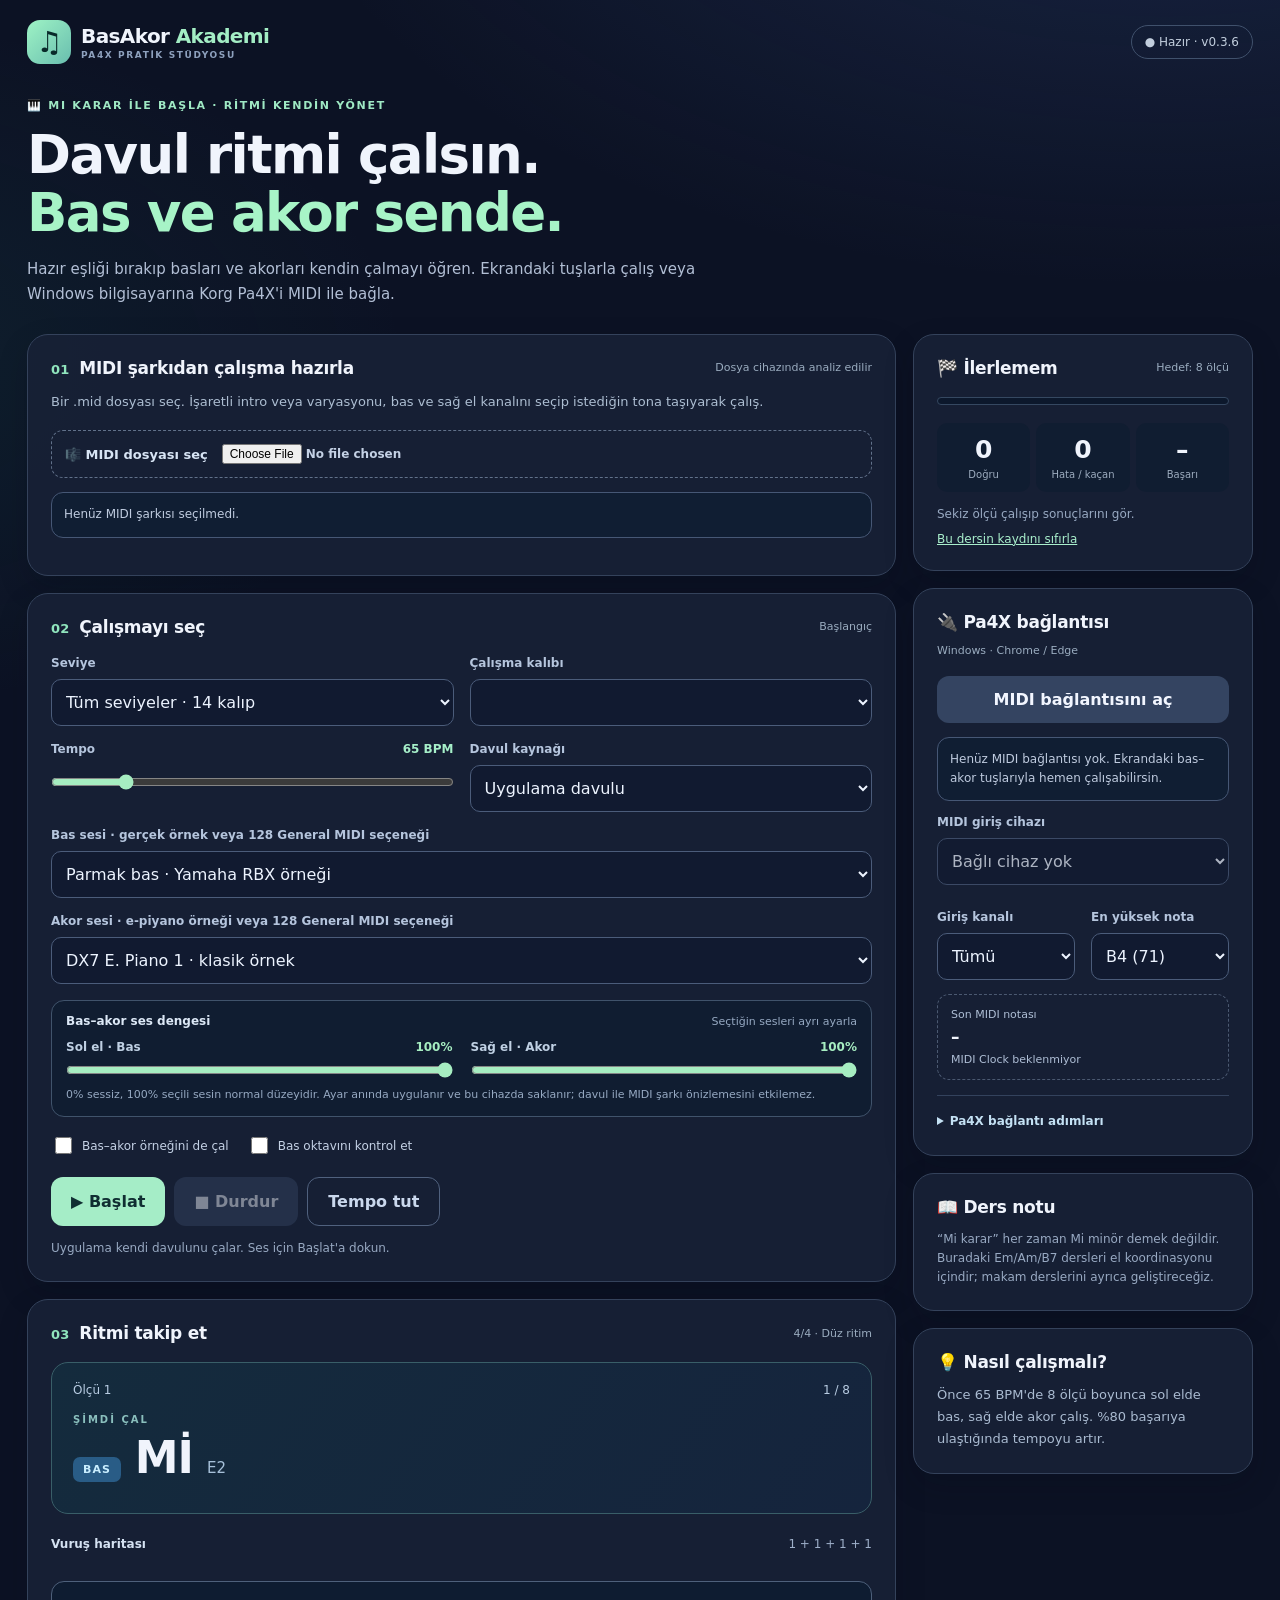
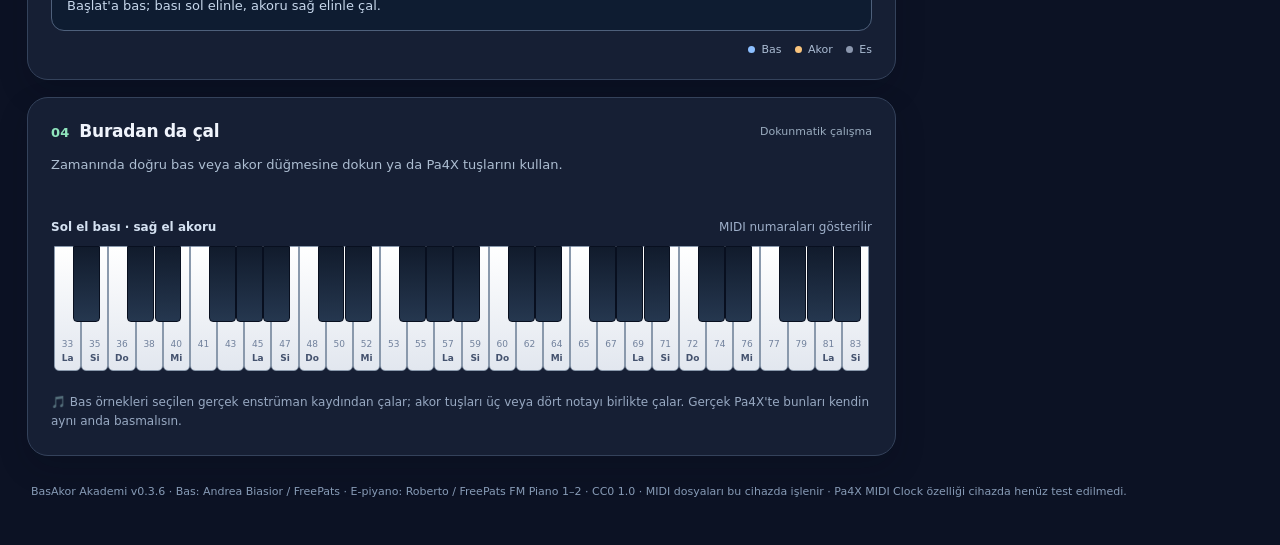
<file: index.html>
<!doctype html>
<html lang="tr">
<head>
  <meta charset="utf-8">
  <meta name="viewport" content="width=device-width, initial-scale=1, viewport-fit=cover">
  <meta name="theme-color" content="#0c1224">
  <meta name="description" content="Korg Pa4X için Türkçe bas–akor eğitim uygulaması. Davul, akor, MIDI ve ritim çalışmaları.">
  <link rel="manifest" href="./manifest.webmanifest">
  <link rel="icon" href="./icon.svg" type="image/svg+xml">
  <link rel="stylesheet" href="./styles.css">
  <title>BasAkor Akademi | Bas–akor ve ritim çalış</title>
</head>
<body>
<div class="shell">
  <header class="topbar">
    <div class="brand"><div class="brand-icon" aria-hidden="true">♫</div><div>BasAkor <span>Akademi</span><small>PA4X PRATİK STÜDYOSU</small></div></div>
  <div class="pill" id="statusPill" role="status">● Hazır · v0.3.6</div>
  </header>
  <section class="hero">
    <div class="eyebrow">🎹 MI KARAR İLE BAŞLA · RİTMİ KENDİN YÖNET</div>
    <h1>Davul ritmi çalsın.<br><em>Bas ve akor sende.</em></h1>
    <p>Hazır eşliği bırakıp basları ve akorları kendin çalmayı öğren. Ekrandaki tuşlarla çalış veya Windows bilgisayarına Korg Pa4X'i MIDI ile bağla.</p>
  </section>

  <div class="appgrid">
    <main class="stack">
      <section class="panel midi-import" aria-labelledby="heading-import">
        <div class="section-head"><h2 id="heading-import"><span class="number">01</span> MIDI şarkıdan çalışma hazırla</h2><span class="hint">Dosya cihazında analiz edilir</span></div>
        <p class="subtle">Bir .mid dosyası seç. İşaretli intro veya varyasyonu, bas ve sağ el kanalını seçip istediğin tona taşıyarak çalış.</p>
        <label class="file-picker" for="midiFile"><span>🎼 MIDI dosyası seç</span><input id="midiFile" type="file" accept=".mid,.midi,audio/midi,audio/x-midi"></label>
        <p id="midiImportStatus" class="device-status" role="status">Henüz MIDI şarkısı seçilmedi.</p>
        <div id="midiAnalysis" class="midi-analysis" hidden>
          <div id="midiSummary" class="midi-summary"></div>
          <div id="midiPlayer" class="midi-player" hidden>
            <div class="section-head midi-player-head"><h3>MIDI şarkıyı dinle</h3><span id="midiPlayerChannelCount" class="hint">0/0 kanal açık</span></div>
            <label class="field" for="midiOutput"><span>MIDI oynatıcı çıkışı</span><select id="midiOutput"><option value="">Tarayıcı sesi</option></select></label>
            <p id="midiOutputStatus" class="device-status" role="status">Pa4X çıkışı için MIDI bağlantısını aç ve çıkış portunu seç.</p>
            <div class="midi-player-controls"><button id="midiPlayerPlay" type="button" class="btn primary">▶ Çal</button><button id="midiPlayerPause" type="button" class="btn secondary" disabled>Ⅱ Duraklat</button><button id="midiPlayerStop" type="button" class="btn outline" disabled>■ Baştan</button></div>
            <label class="check midi-transpose"><input id="midiTransposePlayback" type="checkbox"><span id="midiTransposeLabel">Hedef karara transpoze dinle</span></label>
            <label class="midi-seek-label" for="midiSeek"><span>Şarkı konumu</span><strong id="midiTime" aria-live="off">0:00 / 0:00</strong></label>
            <input id="midiSeek" class="midi-seek" type="range" min="0" max="1000" step="1" value="0" disabled>
            <label class="field midi-rate" for="midiPlayerRate"><span>Önizleme hızı (ders temposu aşağıda)</span><select id="midiPlayerRate"><option value="0.5">%50</option><option value="0.75">%75</option><option value="1" selected>Normal</option><option value="1.25">%125</option><option value="1.5">%150</option></select></label>
            <details class="midi-channel-details" open><summary>Kanalları aç/kapat ve ders seslerini ayarla</summary>
              <div class="midi-channel-tools"><button id="midiPlayerAll" type="button" class="textbtn">Tüm kanallar</button><button id="midiPlayerPractice" type="button" class="textbtn">Bas + akor</button><button id="midiPlayerMute" type="button" class="textbtn">Sessize al</button></div>
              <div id="midiPlayerChannels" class="midi-player-channels"></div>
            </details>
            <p class="meta">Tarayıcı modunda enstrüman seçimi yalnızca sentezlenen önizlemeyi değiştirir. MIDI çıkışında dosyanın banka ve programları gönderilir; ses Pa4X'ten duyulur. Durdurma, kullanılan MIDI kanallarındaki sesleri susturur.</p>
          </div>
          <p id="midiMappingHint" class="mapping-hint"></p>
          <div class="fields midi-map">
            <label class="field wide" for="midiSection"><span>Style bölümü</span><select id="midiSection"></select></label>
            <label class="field" for="midiBassChannel"><span>Bas kanalı</span><select id="midiBassChannel"></select></label>
            <label class="field" for="midiChordChannel"><span>Akor kaynağı</span><select id="midiChordChannel"></select></label>
            <label class="field" for="midiSourceKey"><span>Kaynak karar · tahmini</span><select id="midiSourceKey"></select></label>
            <label class="field" for="midiTargetKey"><span>Hedef karar</span><select id="midiTargetKey"></select></label>
            <label class="field" id="midiStartBarField" for="midiStartBar"><span>Başlangıç ölçüsü</span><select id="midiStartBar"></select></label>
            <label class="field" id="midiBarCountField" for="midiBarCount"><span>Döngü uzunluğu</span><select id="midiBarCount"><option value="1">1 ölçü</option><option value="2" selected>2 ölçü</option><option value="4">4 ölçü</option></select></label>
          </div>
          <button id="prepareMidiLesson" class="btn primary full">Mi karar çalışmasını hazırla</button>
          <div id="midiChannelSummary" class="channel-summary"></div>
        </div>
      </section>
      <section class="panel settings" aria-labelledby="heading-settings">
        <div class="section-head"><h2 id="heading-settings"><span class="number">02</span> Çalışmayı seç</h2><span class="hint" id="levelTag">Başlangıç</span></div>
        <div class="fields" id="lessonFields">
          <label class="field" id="levelGroupField" for="levelGroup"><span>Seviye</span><select id="levelGroup"><option value="beginner">Başlangıç · temel</option><option value="meters">Orta · ritim kalıpları</option><option value="chords">İleri · akor geçişleri</option><option value="all" selected>Tüm seviyeler · 14 kalıp</option></select></label>
          <label class="field" id="lessonField" for="lesson"><span>Çalışma kalıbı</span><select id="lesson"></select></label>
          <div class="field"><label for="bpm"><span>Tempo <strong id="tempoValue">65 BPM</strong></span></label><input type="range" id="bpm" min="45" max="160" step="1" value="65"></div>
          <label class="field" id="syncField" for="sync"><span>Davul kaynağı</span><select id="sync"><option value="app">Uygulama davulu</option><option value="clock">Pa4X davulu · MIDI Clock</option></select></label>
          <label class="field wide" id="bassToneField" for="bassTone"><span>Bas sesi · gerçek örnek veya 128 General MIDI seçeneği</span><select id="bassTone"><option value="finger">Parmak bas · Yamaha RBX örneği</option><option value="pick">Penayla bas · Yamaha RBX örneği</option></select></label>
          <label class="field wide" id="epianoToneField" for="epianoTone"><span>Akor sesi · e-piyano örneği veya 128 General MIDI seçeneği</span><select id="epianoTone"><option value="ep1">DX7 E. Piano 1 · klasik örnek</option><option value="ep2">DX7 e-piyano · parlak örnek</option></select></label>
          <div class="volume-balance wide" role="group" aria-labelledby="volumeBalanceTitle">
            <div class="volume-balance-title"><strong id="volumeBalanceTitle">Bas–akor ses dengesi</strong><span>Seçtiğin sesleri ayrı ayarla</span></div>
            <div class="volume-balance-controls">
              <label class="volume-control" for="bassVolume"><span>Sol el · Bas <output id="bassVolumeValue" for="bassVolume">100%</output></span><input id="bassVolume" type="range" min="0" max="100" step="1" value="100" aria-label="Bas sesi düzeyi"></label>
              <label class="volume-control" for="chordVolume"><span>Sağ el · Akor <output id="chordVolumeValue" for="chordVolume">100%</output></span><input id="chordVolume" type="range" min="0" max="100" step="1" value="100" aria-label="Akor sesi düzeyi"></label>
            </div>
            <p>0% sessiz, 100% seçili sesin normal düzeyidir. Ayar anında uygulanır ve bu cihazda saklanır; davul ile MIDI şarkı önizlemesini etkilemez.</p>
          </div>
        </div>
        <div class="switches"><label class="check"><input id="demo" type="checkbox"><span>Bas–akor örneğini de çal</span></label><label class="check"><input id="strict" type="checkbox"><span>Bas oktavını kontrol et</span></label></div>
        <div class="transport"><button id="play" class="btn primary">▶ Başlat</button><button id="stop" class="btn secondary" disabled>■ Durdur</button><button id="tap" class="btn outline" title="Tempo ayarla">Tempo tut</button></div>
        <p class="meta" id="sourceHint">Uygulama kendi davulunu çalar. Ses için Başlat'a dokun.</p>
      </section>

      <section class="panel stage" aria-labelledby="heading-stage">
        <div class="section-head"><h2 id="heading-stage"><span class="number">03</span> Ritmi takip et</h2><span class="hint" id="meterTag">4/4 · Düz ritim</span></div>
        <div class="nowbox">
          <div class="nowhead"><span id="measure">Ölçü 1</span><span id="measureProgress">1 / 8</span></div>
          <div class="nextlabel">ŞİMDİ ÇAL</div>
          <div class="actionline"><span class="actiontype" id="actionType">BAS</span><strong id="actionNote">Mİ</strong><span class="actiondetail" id="actionDetail">E2</span></div>
          <p id="lessonDescription" class="nowdescription"></p>
        </div>
        <div class="barhead"><strong>Vuruş haritası</strong><span id="grouping">1 + 1 + 1 + 1</span></div>
        <div class="beatgrid" id="beats" aria-label="Ritim adımları"></div>
        <div class="feedback" id="feedback" role="status" aria-live="polite">Başlat'a bas; bası sol elinle, akoru sağ elinle çal.</div>
        <div class="legend"><span><i class="dot bassdot"></i> Bas</span><span><i class="dot chorddot"></i> Akor</span><span><i class="dot restdot"></i> Es</span></div>
      </section>

      <section class="panel pads" aria-labelledby="heading-pads">
        <div class="section-head"><h2 id="heading-pads"><span class="number">04</span> Buradan da çal</h2><span class="hint">Dokunmatik çalışma</span></div>
        <p class="subtle">Zamanında doğru bas veya akor düğmesine dokun ya da Pa4X tuşlarını kullan.</p>
        <div class="padgrid" id="pads"></div>
        <div class="barhead keyboardHead"><strong>Sol el bası · sağ el akoru</strong><span>MIDI numaraları gösterilir</span></div>
        <div class="keyboardwrap"><div id="keyboard" class="keyboard" aria-label="Piyano klavyesi görseli"></div></div>
        <p class="meta">🎵 Bas örnekleri seçilen gerçek enstrüman kaydından çalar; akor tuşları üç veya dört notayı birlikte çalar. Gerçek Pa4X'te bunları kendin aynı anda basmalısın.</p>
      </section>
    </main>

    <aside class="stack">
      <section class="panel performance" aria-labelledby="heading-progress">
        <div class="section-head"><h2 id="heading-progress">🏁 İlerlemem</h2><span class="hint" id="goal">Hedef: 8 ölçü</span></div>
        <div class="scorebar"><div id="progressFill" class="scorefill"></div></div>
        <div class="scoregrid"><div class="score"><strong id="success">0</strong><span>Doğru</span></div><div class="score"><strong id="mistakes">0</strong><span>Hata / kaçan</span></div><div class="score"><strong id="accuracy">–</strong><span>Başarı</span></div></div>
        <p id="completedMessage" class="meta">Sekiz ölçü çalışıp sonuçlarını gör.</p>
        <button id="reset" class="textbtn">Bu dersin kaydını sıfırla</button>
      </section>
      <section class="panel midi" aria-labelledby="heading-midi">
        <div class="section-head"><h2 id="heading-midi">🔌 Pa4X bağlantısı</h2><span class="hint">Windows · Chrome / Edge</span></div>
        <button id="connect" class="btn secondary full">MIDI bağlantısını aç</button>
        <div id="midiStatus" class="device-status">Henüz MIDI bağlantısı yok. Ekrandaki bas–akor tuşlarıyla hemen çalışabilirsin.</div>
        <label class="field" for="device"><span>MIDI giriş cihazı</span><select id="device" disabled><option value="">Bağlı cihaz yok</option></select></label>
        <div class="fields two"><label class="field" for="channel"><span>Giriş kanalı</span><select id="channel"><option value="all">Tümü</option></select></label><label class="field" for="maxnote"><span>En yüksek nota</span><select id="maxnote"><option value="71">B4 (71)</option><option value="76">E5 (76)</option><option value="83">B5 (83)</option><option value="127">Sınırsız</option></select></label></div>
        <div class="midimonitor"><span>Son MIDI notası</span><strong id="midiLast">–</strong><span id="clockStatus">MIDI Clock beklenmiyor</span></div>
        <details><summary>Pa4X bağlantı adımları</summary><ol><li>USB DEVICE (B tipi) portunu Windows bilgisayarına bağla.</li><li>Gerekirse Korg USB-MIDI sürücüsünü kur.</li><li>Bu sayfayı Chrome veya Edge'de HTTPS/localhost üzerinden aç.</li><li>“MIDI bağlantısını aç” seç, ardından Pa4X'te bas notalarını sol elinle, akorları sağ elinle çal.</li><li>Pa4X davulunu kullanacaksan <b>Global → MIDI → General Controls → Clock Send</b> seçeneğini etkinleştir. Cihaz her açıldığında yeniden kontrol et.</li><li>Yanlış kanal veya üst el notaları gelirse kanal ve en yüksek nota sınırını değiştir.</li></ol></details>
      </section>
      <section class="panel help" aria-labelledby="heading-help">
        <h2 id="heading-help">📖 Ders notu</h2>
        <ul class="instructions" id="instructions"></ul>
        <p class="meta">“Mi karar” her zaman Mi minör demek değildir. Buradaki Em/Am/B7 dersleri el koordinasyonu içindir; makam derslerini ayrıca geliştireceğiz.</p>
      </section>
      <section class="panel tips"><h2>💡 Nasıl çalışmalı?</h2><p>Önce 65 BPM'de 8 ölçü boyunca sol elde bas, sağ elde akor çalış. %80 başarıya ulaştığında tempoyu artır.</p></section>
    </aside>
  </div>
  <footer>BasAkor Akademi v0.3.6 · Bas: Andrea Biasior / FreePats · E-piyano: Roberto / FreePats FM Piano 1–2 · CC0 1.0 · MIDI dosyaları bu cihazda işlenir · Pa4X MIDI Clock özelliği cihazda henüz test edilmedi.</footer>
</div>
<script type="module" src="./app.mjs?v=0.3.7"></script>
</body>
</html>

<!-- Hidden: Song structure preview (will be shown after MIDI analysis) -->
<div id="midiStructurePreview" class="midi-structure" hidden>
  <h3>🎵 Şarkı yapısı</h3>
  <div id="midiSectionsList" class="sections-list"></div>
  <div id="midiTracksInfo" class="tracks-info"></div>
</div>
</file>
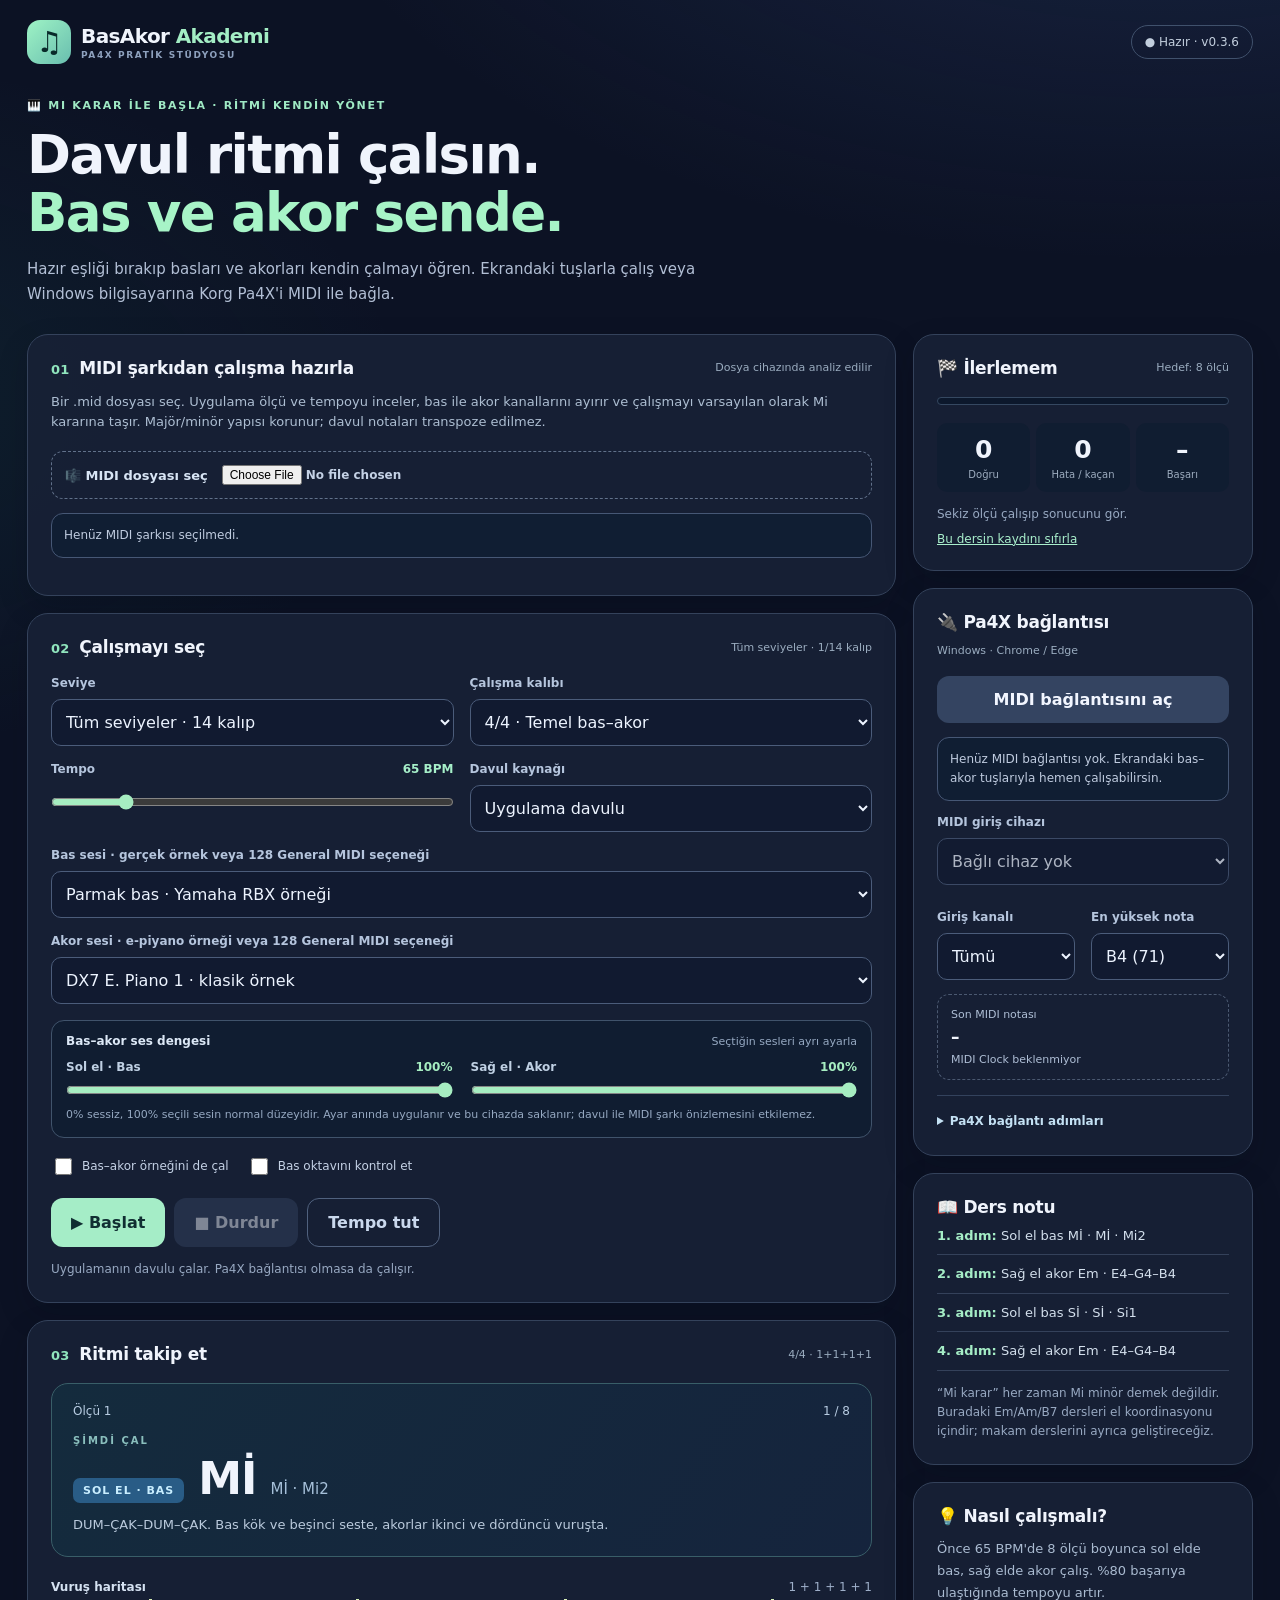
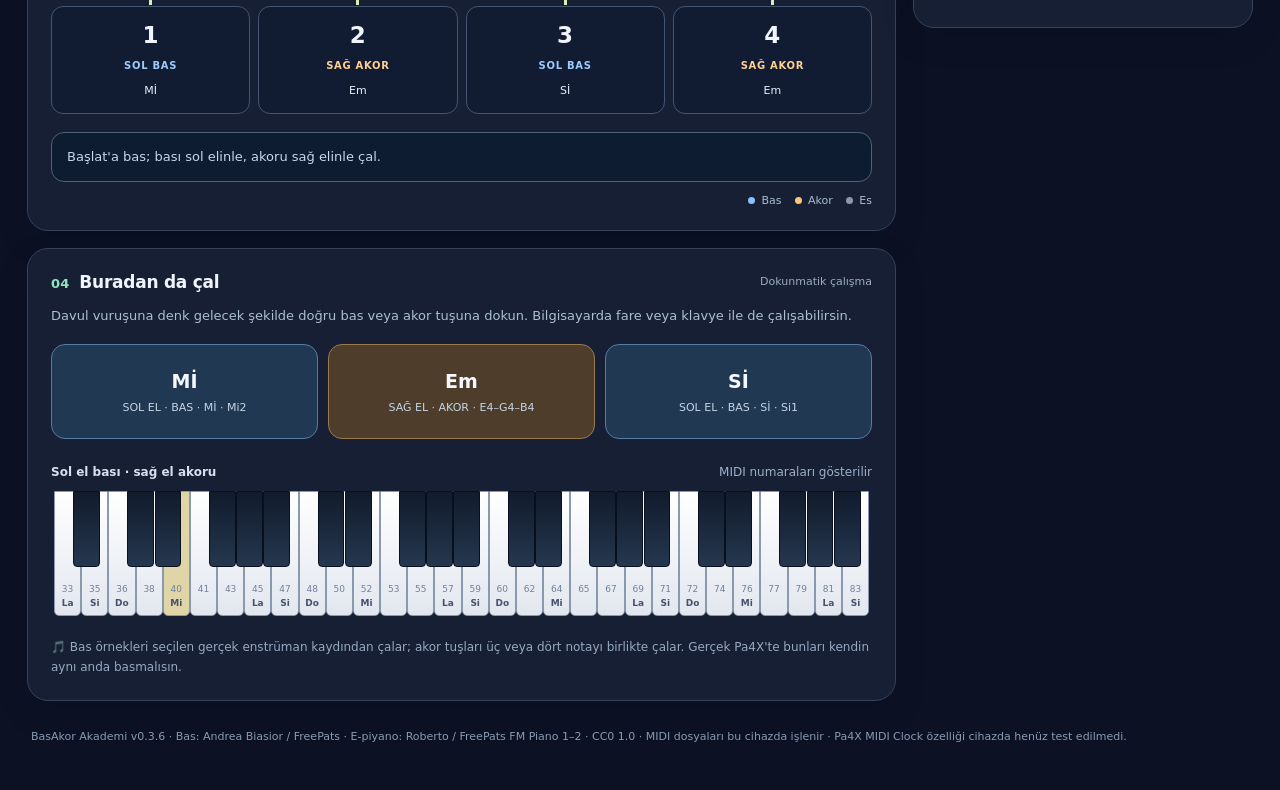
<file: basakor-akademi-demo.html>
<!doctype html>
<html lang="tr">
<head>
  <meta charset="utf-8">
  <meta name="viewport" content="width=device-width, initial-scale=1, viewport-fit=cover">
  <meta name="theme-color" content="#0c1224">
  <meta name="description" content="Korg Pa4X için Türkçe bas–akor eğitim uygulaması. Davul, akor, MIDI ve ritim çalışmaları.">
  <style>
:root{font-family:Inter,ui-sans-serif,system-ui,-apple-system,BlinkMacSystemFont,"Segoe UI",sans-serif;color:#f0f4fc;background:#0c1224;font-synthesis:none}
*{box-sizing:border-box}html{scroll-behavior:smooth}body{margin:0;min-height:100vh;background:radial-gradient(ellipse 900px 500px at 91% -10%,rgba(64,95,165,.26),transparent),radial-gradient(ellipse 600px 350px at -15% 17%,rgba(36,131,122,.12),transparent),#0c1224}button,select,input{font:inherit}button{cursor:pointer}button:focus-visible,select:focus-visible,input:focus-visible,summary:focus-visible{outline:3px solid #9af3c2;outline-offset:3px}button:disabled{cursor:not-allowed;opacity:.48}
.shell{max-width:1270px;margin:auto;padding:20px 22px 35px}.topbar{display:flex;justify-content:space-between;align-items:center;gap:12px}.brand{display:flex;align-items:center;gap:10px;font-size:20px;font-weight:850;letter-spacing:-.6px}.brand span{color:#a3edc4}.brand small{display:block;font-size:9px;letter-spacing:1.6px;color:#8ea1be;margin-top:2px}.brand-icon{background:linear-gradient(135deg,#9ef3c5,#69beaf);color:#092a2a;border-radius:13px;display:grid;place-items:center;height:44px;width:44px;font-size:29px}.pill{border:1px solid #40516c;border-radius:30px;padding:9px 13px;color:#c2cedd;font-size:12px;white-space:nowrap}.pill.playing{border-color:#4f9b83;color:#9af3c2}.hero{padding:35px 0 26px;max-width:780px}.eyebrow{color:#9fe9c4;letter-spacing:1.7px;font-weight:800;font-size:11px;margin-bottom:14px}.hero h1{font-size:clamp(30px,5vw,53px);line-height:1.1;letter-spacing:-1.6px;margin:0}.hero h1 em{font-style:normal;color:#a7f4c7}.hero p{color:#b2bfd5;line-height:1.7;max-width:730px;font-size:15px;margin:14px 0 0}.appgrid{display:grid;grid-template-columns:minmax(0,1fr) 340px;gap:17px}.stack{display:flex;flex-direction:column;gap:17px;min-width:0}.panel{padding:23px;background:rgba(23,32,54,.94);border:1px solid #34425b;border-radius:21px;box-shadow:0 12px 30px rgba(3,9,22,.18)}.section-head{display:flex;justify-content:space-between;align-items:center;gap:12px;flex-wrap:wrap;margin-bottom:19px}.panel h2{font-size:17px;letter-spacing:-.25px;margin:0}.number{color:#90e5bd;font-size:13px;letter-spacing:.3px;margin-right:4px}.hint{font-size:11px;color:#9aacbf}.fields{display:grid;grid-template-columns:minmax(0,1fr) minmax(0,1fr);gap:16px}.fields .wide{grid-column:1/-1}.fields.two{margin-top:12px}.field{min-width:0;display:block}.field>span,.field label>span{display:flex;justify-content:space-between;color:#b5c5dd;font-size:12px;font-weight:650;margin-bottom:9px}.field strong{color:#a6efc9}.field select{width:100%;background:#111a30;border:1px solid #4b5c7a;border-radius:10px;color:#edf4ff;padding:12px 10px;min-height:47px}.field input[type=range]{display:block;width:100%;margin:18px 0;accent-color:#a6edc1}.switches{display:flex;gap:18px;flex-wrap:wrap;margin-top:17px}.check{display:flex;align-items:center;gap:7px;font-size:12px;color:#c4d1e5}.check input{accent-color:#9be4bc;width:17px;height:17px}.transport{display:flex;flex-wrap:wrap;gap:9px;margin-top:20px}.btn{border:0;border-radius:12px;padding:14px 20px;font-weight:800;display:inline-flex;justify-content:center;align-items:center;min-height:46px;gap:8px}.btn.primary{color:#102e32;background:#a5edc7}.btn.secondary{color:#f2f6ff;background:#344461}.btn.outline{background:transparent;color:#cad8ed;border:1px solid #50617e}.btn.full{width:100%}.meta{font-size:12px;color:#98a9c2;line-height:1.6;margin:13px 0 0}.subtle{font-size:13px;line-height:1.6;color:#adbed2;margin:-5px 0 18px}
.nowbox{background:linear-gradient(125deg,#142b3d,#15243d);border:1px solid #395e68;border-radius:17px;padding:20px 21px;margin-bottom:23px}.nowhead{display:flex;justify-content:space-between;color:#b8cce2;font-size:12px;margin-bottom:17px}.nextlabel{font-size:10px;font-weight:900;letter-spacing:2px;color:#8abfbd}.actionline{display:flex;align-items:baseline;gap:14px;flex-wrap:wrap;margin:7px 0}.actiontype{border-radius:7px;background:#295c86;color:#c9eeff;padding:6px 10px;font-size:11px;letter-spacing:1px;font-weight:800}.actiontype.chord{background:#65502d;color:#ffe2b2}.actiontype.rest{background:#3f4a62}.actionline strong{font-size:clamp(26px,4.4vw,44px);letter-spacing:-1px}.actiondetail{font-size:15px;color:#a6c0d9}.nowdescription{font-size:13px;line-height:1.65;color:#bbcbdd;margin:10px 0 0}.barhead{display:flex;justify-content:space-between;gap:10px;align-items:center;color:#d5e2f2;font-size:12px;margin:0 0 12px}.barhead span{color:#9eafc9}.beatgrid{display:grid;grid-template-columns:repeat(4,minmax(0,1fr));gap:8px}.beatgrid.long{grid-template-columns:repeat(var(--cols),minmax(0,1fr))}.beat{display:flex;flex-direction:column;align-items:center;justify-content:space-around;min-height:108px;padding:9px 4px;border-radius:12px;background:#111c33;border:1px solid #445673;text-align:center;position:relative;transition:background .13s,transform .13s,border-color .13s}.beat:before{content:"";position:absolute;top:-8px;left:0;right:0;margin:auto;width:1px;height:6px;background:#6d7d9c;opacity:.45}.beat.group-start:before{background:#d7efb7;width:3px;opacity:1}.beat .ord{font-size:23px;font-weight:850}.beat .type{font-weight:800;letter-spacing:.7px;font-size:10px;color:#9cacc9}.beat .note{font-size:11px;color:#e5effb}.beat.bass .type{color:#9cccff}.beat.chord .type{color:#ffcf91}.beat.rest{opacity:.55}.beat.active{transform:translateY(-3px);border-color:#a9f2d3;background:#28455c}.beat.hit{box-shadow:inset 0 0 0 2px rgba(166,241,194,.65)}.beat.miss{box-shadow:inset 0 0 0 2px rgba(254,131,111,.54)}.feedback{border:1px solid #4e607b;background:#0e1c31;padding:14px 15px;border-radius:13px;color:#c7d7eb;font-size:13px;line-height:1.55;min-height:50px;margin-top:18px}.feedback.good{border-color:#368c70;color:#a4f7c7}.feedback.bad{border-color:#b66b65;color:#ffccbf}.legend{display:flex;justify-content:flex-end;gap:13px;margin-top:12px;font-size:11px;color:#abbcd3}.dot{display:inline-block;width:7px;height:7px;border-radius:50%;margin-right:3px}.bassdot{background:#8cbfff}.chorddot{background:#f9c47d}.restdot{background:#8b97ae}
.padgrid{display:grid;grid-template-columns:repeat(3,minmax(0,1fr));gap:10px}.pad{display:flex;flex-direction:column;justify-content:center;align-items:center;gap:9px;min-height:95px;border:1px solid #557ca5;border-radius:14px;color:#f5f9ff;background:#213852;font-size:19px;font-weight:850;touch-action:manipulation;transition:transform .12s}.pad:active{transform:scale(.96)}.pad.chord{background:#4e3d2b;border-color:#9b7a4d}.pad small{font-size:11px;color:#c4d4e5;font-weight:500;max-width:95%;text-align:center}.keyboardHead{margin:26px 0 12px}.keyboardwrap{overflow-x:auto;padding:0 3px 9px}.keyboard{display:flex;position:relative;height:125px;min-width:620px;user-select:none;touch-action:pan-x}.key.white{position:relative;background:linear-gradient(#fff,#e2e7ef);border:1px solid #8a99ac;border-radius:0 0 5px 5px;flex:1;min-width:17px;color:#44526e;z-index:0}.key.black{position:absolute;z-index:2;top:0;height:76px;width:3.3%;background:linear-gradient(#111b2c,#25374f);border:1px solid #080f1f;border-radius:0 0 4px 4px;pointer-events:none}.key.white.on{background:#a4eaca}.key.black.on{background:#3b9d89}.key.white.expect{background:#dfd5a7}.key.black.expect{background:#b98751}.key-label{position:absolute;bottom:7px;left:1px;right:1px;text-align:center;font-size:9px;font-weight:800}.key-id{position:absolute;bottom:21px;left:0;right:0;text-align:center;font-size:9px;color:#71819c}
.scorebar{height:8px;border-radius:99px;overflow:hidden;background:#0c182c;border:1px solid #354861}.scorefill{height:100%;width:0%;background:linear-gradient(90deg,#399b8b,#a4eaba);transition:width .2s}.scoregrid{display:grid;grid-template-columns:repeat(3,1fr);gap:6px;margin:18px 0 10px}.score{text-align:center;padding:12px 4px;background:#101d31;border-radius:10px}.score strong{display:block;font-size:25px;font-variant-numeric:tabular-nums}.score span{display:block;font-size:10px;color:#9dacbf;margin-top:5px}.textbtn{border:0;padding:8px 0 0;background:none;color:#a9efcc;font-size:12px;text-decoration:underline}.device-status{margin:14px 0;border-radius:12px;border:1px solid #465775;background:#101e33;color:#bfcbdf;padding:12px;font-size:12px;line-height:1.6}.midi .field{margin:13px 0 0}.midimonitor{border:1px dashed #4b5971;border-radius:12px;margin-top:14px;padding:13px;display:flex;flex-direction:column;gap:6px}.midimonitor span{font-size:11px;color:#aebed5}.midimonitor strong{font-size:17px}details{margin-top:15px;border-top:1px solid #33425d;padding-top:15px;color:#bbcbdb;font-size:12px;line-height:1.7}summary{cursor:pointer;font-weight:750;color:#c4e1f4}details ol{padding-left:19px}details li{margin:7px 0}.instructions{list-style:none;padding:0;margin:0}.instructions li{font-size:13px;padding:9px 0;border-bottom:1px solid #34415a;color:#d3dfec;line-height:1.5}.instructions .highlight{color:#a5edc6;font-weight:800}.tips p{color:#aabbd1;font-size:13px;line-height:1.7;margin:12px 0 0}footer{font-size:11px;color:#879bb6;margin:27px 4px 10px;line-height:1.6}
@media(max-width:970px){.appgrid{grid-template-columns:1fr}.appgrid>.stack:last-child{display:grid;grid-template-columns:repeat(2,minmax(0,1fr));align-items:start}.midi{grid-row:span 2}}
@media(max-width:650px){.shell{padding:16px 12px 25px}.hero{padding:30px 0 22px}.hero p{font-size:13px}.panel{padding:18px;border-radius:17px}.fields{grid-template-columns:1fr}.fields.two{grid-template-columns:repeat(2,minmax(0,1fr))}.appgrid>.stack:last-child{display:flex}.transport .btn{flex:1;padding:12px 11px;font-size:12px}.beatgrid{gap:5px}.beat{min-height:92px;padding:7px 1px}.beat .ord{font-size:17px}.beat .note{font-size:9px}.beat .type{font-size:8px}.beatgrid.long{gap:3px}.beatgrid.long .beat{border-radius:7px;min-height:85px}.beatgrid.long .beat .ord{font-size:12px}.beatgrid.long .beat .note,.beatgrid.long .beat .type{font-size:8px}.pad{min-height:85px;font-size:17px}.pill{font-size:10px}.brand{font-size:17px}}
@media(prefers-reduced-motion:reduce){*,*:before,*:after{transition:none!important;animation:none!important}}
@media(max-width:650px){.beatgrid.extra-long{grid-template-columns:repeat(6,minmax(0,1fr))}}
.file-picker{display:flex;align-items:center;gap:14px;flex-wrap:wrap;border:1px dashed #61718a;border-radius:12px;padding:13px;color:#d8e5f5;font-size:13px;font-weight:750}
.file-picker input{max-width:100%;color:#c4d1e5;font-size:12px}
.midi-map{margin:15px 0}
.midi-analysis[hidden]{display:none}
.midi-summary,.mapping-hint{border:1px solid #465775;border-radius:12px;background:#101e33;color:#cbd8eb;padding:12px;font-size:12px;line-height:1.6;margin:12px 0}
.mapping-hint{border-color:#557963;color:#bce5cb}
.channel-summary{display:grid;grid-template-columns:repeat(2,minmax(0,1fr));gap:6px;margin-top:12px;max-height:190px;overflow:auto}
.channel-row{padding:8px 9px;background:#101d31;border:1px solid #34445e;border-radius:8px;color:#aebed3;font-size:10px;line-height:1.4}
.device-status.good{border-color:#368c70;color:#a4f7c7}
.device-status.bad{border-color:#b66b65;color:#ffccbf}
.device-status.warn{border-color:#a98948;color:#f6db9f}
.midi-player{margin:14px 0;padding:16px;border:1px solid #45627a;border-radius:14px;background:#102136}
.midi-player-head{margin:0 0 12px}.midi-player h3{margin:0;color:#e9f2ff;font-size:15px}
.midi-player-controls{display:flex;gap:8px;flex-wrap:wrap}.midi-player-controls .btn{flex:1 1 auto;padding:10px 12px;min-height:42px}
.midi-transpose{margin:12px 0 6px}
.volume-balance{padding:13px 14px;border:1px solid #40536b;border-radius:13px;background:#101d31}
.volume-balance-title{display:flex;justify-content:space-between;align-items:baseline;gap:10px;color:#dce8f6;font-size:12px}.volume-balance-title span,.volume-balance p{color:#96a9c2;font-size:11px}
.volume-balance-controls{display:grid;grid-template-columns:repeat(2,minmax(0,1fr));gap:18px}
.volume-control{display:block;min-width:0;margin-top:12px}.volume-control>span{display:flex;justify-content:space-between;gap:8px;margin-bottom:4px;color:#bfd0e3;font-size:12px;font-weight:700}.volume-control output{color:#a6edc1;font-variant-numeric:tabular-nums}.volume-control input{display:block;width:100%;margin:8px 0 0;accent-color:#a6edc1;touch-action:pan-y}
.volume-balance p{line-height:1.5;margin:9px 0 0}
.midi-seek-label{display:flex;justify-content:space-between;gap:8px;margin:14px 0 4px;color:#b8c9dc;font-size:12px}.midi-seek-label strong{color:#dce9f8;font-variant-numeric:tabular-nums}
.midi-seek{width:100%;margin:4px 0 12px;accent-color:#9fe9c4}.midi-rate{max-width:220px}.midi-rate select{min-height:40px;padding:8px 10px}
.midi-channel-details{margin-top:12px;color:#c8d7e9;font-size:12px}.midi-channel-details summary{cursor:pointer;font-weight:700}
.midi-channel-tools{display:flex;gap:10px;flex-wrap:wrap;margin:8px 0}.midi-channel-tools .textbtn{padding:6px 0;font-size:11px}
.midi-player-channels{display:grid;grid-template-columns:repeat(2,minmax(0,1fr));gap:7px;max-height:220px;overflow:auto}
.midi-player-channel{display:flex;align-items:center;justify-content:space-between;gap:8px;padding:7px 8px;border:1px solid #354860;border-radius:9px;background:#0d1a2d}
.midi-player-channel-label{display:flex;align-items:center;gap:7px;min-width:0;color:#b8c8dd;font-size:11px}.midi-player-channel-label input{accent-color:#9fe9c4;flex:none}
.midi-player-instrument{width:min(42%,175px);min-width:118px;min-height:34px;padding:5px 6px;background:#111a30;border:1px solid #465775;border-radius:7px;color:#e5effb;font-size:11px}
.midi-solo{border:1px solid #52647c;border-radius:7px;padding:4px 7px;background:#1b2b42;color:#e2edfa;font-size:10px;font-weight:800;cursor:pointer}
.beatgrid.song-grid{grid-template-columns:repeat(8,minmax(0,1fr))}
.beatgrid.song-grid .beat{min-height:78px}
@media(max-width:650px){.file-picker{align-items:stretch;flex-direction:column;gap:10px}.file-picker input{width:100%}.channel-summary,.midi-player-channels{grid-template-columns:1fr}.volume-balance-controls{grid-template-columns:1fr;gap:3px}.midi-player-controls .btn{flex:1 1 30%;padding:9px 6px;font-size:11px}.midi-player-channel{display:grid;grid-template-columns:minmax(0,1fr) auto}.midi-player-channel-label{grid-column:1/-1}.midi-player-instrument{grid-column:1;width:100%;min-width:0}.midi-solo{grid-column:2;grid-row:2}.beatgrid.song-grid{grid-template-columns:repeat(4,minmax(0,1fr))}}

.audio-progress,.audio-results{margin-top:15px}
.audio-progress-head{display:flex;justify-content:space-between;gap:10px;align-items:center;color:#dce8f6;font-size:12px;margin:0 0 8px}
.audio-progress-head span{color:#a6edc1;font-variant-numeric:tabular-nums}
.audio-progress progress{width:100%;height:12px;accent-color:#a6edc1}
.audio-summary{padding:13px;border:1px solid #557963;border-radius:12px;background:#10251f;color:#c8f1d6;font-size:13px;line-height:1.6;margin-bottom:12px}
.audio-downloads{display:grid;grid-template-columns:repeat(2,minmax(0,1fr));gap:8px;margin-top:12px}
.audio-download{display:flex;align-items:center;justify-content:center;min-height:40px;padding:9px 11px;border:1px solid #50617e;border-radius:10px;background:#111d32;color:#d5e6f7;text-align:center;text-decoration:none;font-size:12px;font-weight:700}
.audio-download:hover{border-color:#9be4bc;color:#a6edc1}
.audio-chords{margin-top:12px}
.audio-chords ol{max-height:240px;overflow:auto;padding-left:22px}
.audio-chords li{padding:3px 0;font-variant-numeric:tabular-nums}
@media(max-width:650px){.audio-downloads{grid-template-columns:1fr}}

  </style>
  <title>BasAkor Akademi | Bas–akor ve ritim çalış</title>
</head>
<body>
<div class="shell">
  <header class="topbar">
    <div class="brand"><div class="brand-icon" aria-hidden="true">♫</div><div>BasAkor <span>Akademi</span><small>PA4X PRATİK STÜDYOSU</small></div></div>
  <div class="pill" id="statusPill" role="status">● Hazır · v0.3.6</div>
  </header>
  <section class="hero">
    <div class="eyebrow">🎹 MI KARAR İLE BAŞLA · RİTMİ KENDİN YÖNET</div>
    <h1>Davul ritmi çalsın.<br><em>Bas ve akor sende.</em></h1>
    <p>Hazır eşliği bırakıp basları ve akorları kendin çalmayı öğren. Ekrandaki tuşlarla çalış veya Windows bilgisayarına Korg Pa4X'i MIDI ile bağla.</p>
  </section>

  <div class="appgrid">
    <main class="stack">
      <section class="panel midi-import" aria-labelledby="heading-import">
        <div class="section-head"><h2 id="heading-import"><span class="number">01</span> MIDI şarkıdan çalışma hazırla</h2><span class="hint">Dosya cihazında analiz edilir</span></div>
        <p class="subtle">Bir .mid dosyası seç. Uygulama ölçü ve tempoyu inceler, bas ile akor kanallarını ayırır ve çalışmayı varsayılan olarak Mi kararına taşır. Majör/minör yapısı korunur; davul notaları transpoze edilmez.</p>
        <label class="file-picker" for="midiFile"><span>🎼 MIDI dosyası seç</span><input id="midiFile" type="file" accept=".mid,.midi,audio/midi,audio/x-midi"></label>
        <p id="midiImportStatus" class="device-status" role="status">Henüz MIDI şarkısı seçilmedi.</p>
        <div id="midiAnalysis" class="midi-analysis" hidden>
          <div id="midiSummary" class="midi-summary"></div>
          <div id="midiPlayer" class="midi-player" hidden>
            <div class="section-head midi-player-head"><h3>MIDI şarkıyı dinle</h3><span id="midiPlayerChannelCount" class="hint">0/0 kanal açık</span></div>
            <label class="field" for="midiOutput"><span>MIDI oynatıcı çıkışı</span><select id="midiOutput"><option value="">Tarayıcı sesi</option></select></label>
            <p id="midiOutputStatus" class="device-status" role="status">Pa4X çıkışı için MIDI bağlantısını aç ve çıkış portunu seç.</p>
            <div class="midi-player-controls"><button id="midiPlayerPlay" type="button" class="btn primary">▶ Çal</button><button id="midiPlayerPause" type="button" class="btn secondary" disabled>Ⅱ Duraklat</button><button id="midiPlayerStop" type="button" class="btn outline" disabled>■ Baştan</button></div>
            <label class="check midi-transpose"><input id="midiTransposePlayback" type="checkbox"><span id="midiTransposeLabel">Hedef karara transpoze dinle</span></label>
            <label class="midi-seek-label" for="midiSeek"><span>Şarkı konumu</span><strong id="midiTime" aria-live="off">0:00 / 0:00</strong></label>
            <input id="midiSeek" class="midi-seek" type="range" min="0" max="1000" step="1" value="0" disabled>
            <label class="field midi-rate" for="midiPlayerRate"><span>Çalma hızı</span><select id="midiPlayerRate"><option value="0.5">%50</option><option value="0.75">%75</option><option value="1" selected>Normal</option><option value="1.25">%125</option><option value="1.5">%150</option></select></label>
            <details class="midi-channel-details"><summary>Kanalları ve enstrümanları seç, tek başına dinle</summary>
              <div class="midi-channel-tools"><button id="midiPlayerAll" type="button" class="textbtn">Tüm kanallar</button><button id="midiPlayerPractice" type="button" class="textbtn">Bas + akor</button><button id="midiPlayerMute" type="button" class="textbtn">Sessize al</button></div>
              <div id="midiPlayerChannels" class="midi-player-channels"></div>
            </details>
            <p class="meta">Tarayıcı modunda enstrüman seçimi yalnızca sentezlenen önizlemeyi değiştirir. MIDI çıkışında dosyanın banka ve programları gönderilir; ses Pa4X'ten duyulur. Durdurma, kullanılan MIDI kanallarındaki sesleri susturur.</p>
          </div>
          <p id="midiMappingHint" class="mapping-hint"></p>
          <div class="fields midi-map">
            <label class="field" for="midiBassChannel"><span>Bas kanalı</span><select id="midiBassChannel"></select></label>
            <label class="field" for="midiChordChannel"><span>Akor kaynağı</span><select id="midiChordChannel"></select></label>
            <label class="field" for="midiSourceKey"><span>Kaynak karar · tahmini</span><select id="midiSourceKey"></select></label>
            <label class="field" for="midiTargetKey"><span>Hedef karar</span><select id="midiTargetKey"></select></label>
            <label class="field" for="midiStartBar"><span>Başlangıç ölçüsü</span><select id="midiStartBar"></select></label>
            <label class="field" for="midiBarCount"><span>Döngü uzunluğu</span><select id="midiBarCount"><option value="1">1 ölçü</option><option value="2" selected>2 ölçü</option><option value="4">4 ölçü</option></select></label>
          </div>
          <button id="prepareMidiLesson" class="btn primary full">Mi karar çalışmasını hazırla</button>
          <div id="midiChannelSummary" class="channel-summary"></div>
        </div>
      </section>
      <section class="panel settings" aria-labelledby="heading-settings">
        <div class="section-head"><h2 id="heading-settings"><span class="number">02</span> Çalışmayı seç</h2><span class="hint" id="levelTag">Başlangıç</span></div>
        <div class="fields">
          <label class="field" for="levelGroup"><span>Seviye</span><select id="levelGroup"><option value="beginner">Başlangıç · temel</option><option value="meters">Orta · ritim kalıpları</option><option value="chords">İleri · akor geçişleri</option><option value="all" selected>Tüm seviyeler · 14 kalıp</option></select></label>
          <label class="field" for="lesson"><span>Çalışma kalıbı</span><select id="lesson"></select></label>
          <div class="field"><label for="bpm"><span>Tempo <strong id="tempoValue">65 BPM</strong></span></label><input type="range" id="bpm" min="45" max="160" step="1" value="65"></div>
          <label class="field" for="sync"><span>Davul kaynağı</span><select id="sync"><option value="app">Uygulama davulu</option><option value="clock">Pa4X davulu · MIDI Clock</option></select></label>
          <label class="field wide" for="bassTone"><span>Bas sesi · gerçek örnek veya 128 General MIDI seçeneği</span><select id="bassTone"><option value="finger">Parmak bas · Yamaha RBX örneği</option><option value="pick">Penayla bas · Yamaha RBX örneği</option></select></label>
          <label class="field wide" for="epianoTone"><span>Akor sesi · e-piyano örneği veya 128 General MIDI seçeneği</span><select id="epianoTone"><option value="ep1">DX7 E. Piano 1 · klasik örnek</option><option value="ep2">DX7 e-piyano · parlak örnek</option></select></label>
          <div class="volume-balance wide" role="group" aria-labelledby="volumeBalanceTitle">
            <div class="volume-balance-title"><strong id="volumeBalanceTitle">Bas–akor ses dengesi</strong><span>Seçtiğin sesleri ayrı ayarla</span></div>
            <div class="volume-balance-controls">
              <label class="volume-control" for="bassVolume"><span>Sol el · Bas <output id="bassVolumeValue" for="bassVolume">100%</output></span><input id="bassVolume" type="range" min="0" max="100" step="1" value="100" aria-label="Bas sesi düzeyi"></label>
              <label class="volume-control" for="chordVolume"><span>Sağ el · Akor <output id="chordVolumeValue" for="chordVolume">100%</output></span><input id="chordVolume" type="range" min="0" max="100" step="1" value="100" aria-label="Akor sesi düzeyi"></label>
            </div>
            <p>0% sessiz, 100% seçili sesin normal düzeyidir. Ayar anında uygulanır ve bu cihazda saklanır; davul ile MIDI şarkı önizlemesini etkilemez.</p>
          </div>
        </div>
        <div class="switches"><label class="check"><input id="demo" type="checkbox"><span>Bas–akor örneğini de çal</span></label><label class="check"><input id="strict" type="checkbox"><span>Bas oktavını kontrol et</span></label></div>
        <div class="transport"><button id="play" class="btn primary">▶ Başlat</button><button id="stop" class="btn secondary" disabled>■ Durdur</button><button id="tap" class="btn outline" title="Tempo ayarla">Tempo tut</button></div>
        <p class="meta" id="sourceHint">Uygulama kendi davulunu çalar. Ses için Başlat'a dokun.</p>
      </section>

      <section class="panel stage" aria-labelledby="heading-stage">
        <div class="section-head"><h2 id="heading-stage"><span class="number">03</span> Ritmi takip et</h2><span class="hint" id="meterTag">4/4 · Düz ritim</span></div>
        <div class="nowbox">
          <div class="nowhead"><span id="measure">Ölçü 1</span><span id="measureProgress">1 / 8</span></div>
          <div class="nextlabel">ŞİMDİ ÇAL</div>
          <div class="actionline"><span class="actiontype" id="actionType">BAS</span><strong id="actionNote">Mİ</strong><span class="actiondetail" id="actionDetail">E2</span></div>
          <p id="lessonDescription" class="nowdescription"></p>
        </div>
        <div class="barhead"><strong>Vuruş haritası</strong><span id="grouping">1 + 1 + 1 + 1</span></div>
        <div class="beatgrid" id="beats" aria-label="Ritim adımları"></div>
        <div class="feedback" id="feedback" role="status" aria-live="polite">Başlat'a bas; bası sol elinle, akoru sağ elinle çal.</div>
        <div class="legend"><span><i class="dot bassdot"></i> Bas</span><span><i class="dot chorddot"></i> Akor</span><span><i class="dot restdot"></i> Es</span></div>
      </section>

      <section class="panel pads" aria-labelledby="heading-pads">
        <div class="section-head"><h2 id="heading-pads"><span class="number">04</span> Buradan da çal</h2><span class="hint">Dokunmatik çalışma</span></div>
        <p class="subtle">Davul vuruşuna denk gelecek şekilde doğru bas veya akor tuşuna dokun. Bilgisayarda fare veya klavye ile de çalışabilirsin.</p>
        <div class="padgrid" id="pads"></div>
        <div class="barhead keyboardHead"><strong>Sol el bası · sağ el akoru</strong><span>MIDI numaraları gösterilir</span></div>
        <div class="keyboardwrap"><div id="keyboard" class="keyboard" aria-label="Piyano klavyesi görseli"></div></div>
        <p class="meta">🎵 Bas örnekleri seçilen gerçek enstrüman kaydından çalar; akor tuşları üç veya dört notayı birlikte çalar. Gerçek Pa4X'te bunları kendin aynı anda basmalısın.</p>
      </section>
    </main>

    <aside class="stack">
      <section class="panel performance" aria-labelledby="heading-progress">
        <div class="section-head"><h2 id="heading-progress">🏁 İlerlemem</h2><span class="hint" id="goal">Hedef: 8 ölçü</span></div>
        <div class="scorebar"><div id="progressFill" class="scorefill"></div></div>
        <div class="scoregrid"><div class="score"><strong id="success">0</strong><span>Doğru</span></div><div class="score"><strong id="mistakes">0</strong><span>Hata / kaçan</span></div><div class="score"><strong id="accuracy">–</strong><span>Başarı</span></div></div>
        <p id="completedMessage" class="meta">Sekiz ölçü çalışıp sonuçlarını gör.</p>
        <button id="reset" class="textbtn">Bu dersin kaydını sıfırla</button>
      </section>
      <section class="panel midi" aria-labelledby="heading-midi">
        <div class="section-head"><h2 id="heading-midi">🔌 Pa4X bağlantısı</h2><span class="hint">Windows · Chrome / Edge</span></div>
        <button id="connect" class="btn secondary full">MIDI bağlantısını aç</button>
        <div id="midiStatus" class="device-status">Henüz MIDI bağlantısı yok. Ekrandaki bas–akor tuşlarıyla hemen çalışabilirsin.</div>
        <label class="field" for="device"><span>MIDI giriş cihazı</span><select id="device" disabled><option value="">Bağlı cihaz yok</option></select></label>
        <div class="fields two"><label class="field" for="channel"><span>Giriş kanalı</span><select id="channel"><option value="all">Tümü</option></select></label><label class="field" for="maxnote"><span>En yüksek nota</span><select id="maxnote"><option value="71">B4 (71)</option><option value="76">E5 (76)</option><option value="83">B5 (83)</option><option value="127">Sınırsız</option></select></label></div>
        <div class="midimonitor"><span>Son MIDI notası</span><strong id="midiLast">–</strong><span id="clockStatus">MIDI Clock beklenmiyor</span></div>
        <details><summary>Pa4X bağlantı adımları</summary><ol><li>USB DEVICE (B tipi) portunu Windows bilgisayarına bağla.</li><li>Gerekirse Korg USB-MIDI sürücüsünü kur.</li><li>Bu sayfayı Chrome veya Edge'de HTTPS/localhost üzerinden aç.</li><li>“MIDI bağlantısını aç” seç, ardından Pa4X'te bas notalarını sol elinle, akorları sağ elinle çal.</li><li>Pa4X davulunu kullanacaksan <b>Global → MIDI → General Controls → Clock Send</b> seçeneğini etkinleştir. Cihaz her açıldığında yeniden kontrol et.</li><li>Yanlış kanal veya üst el notaları gelirse kanal ve en yüksek nota sınırını değiştir.</li></ol></details>
      </section>
      <section class="panel help" aria-labelledby="heading-help">
        <h2 id="heading-help">📖 Ders notu</h2>
        <ul class="instructions" id="instructions"></ul>
        <p class="meta">“Mi karar” her zaman Mi minör demek değildir. Buradaki Em/Am/B7 dersleri el koordinasyonu içindir; makam derslerini ayrıca geliştireceğiz.</p>
      </section>
      <section class="panel tips"><h2>💡 Nasıl çalışmalı?</h2><p>Önce 65 BPM'de 8 ölçü boyunca sol elde bas, sağ elde akor çalış. %80 başarıya ulaştığında tempoyu artır.</p></section>
    </aside>
  </div>
  <footer>BasAkor Akademi v0.3.6 · Bas: Andrea Biasior / FreePats · E-piyano: Roberto / FreePats FM Piano 1–2 · CC0 1.0 · MIDI dosyaları bu cihazda işlenir · Pa4X MIDI Clock özelliği cihazda henüz test edilmedi.</footer>
</div>
<script>
// BasAkor Akademi — saf müzik/puanlama işlevleri; DOM veya cihaz bağımlılığı yok.
const VERSION = '0.3.6';

const step=(kind,label,notes,options={})=>({kind,label,notes,...options});
const noteName = n => {
  const names=['Do','Do♯','Re','Re♯','Mi','Fa','Fa♯','Sol','Sol♯','La','La♯','Si'];
  return names[((n%12)+12)%12]+(Math.floor(n/12)-1);
};
const bass=(label,note)=>step('bass',label,`${label} · ${noteName(note)}`,{midi:[note]});
const chord=(label,notes,midi)=>step('chord',label,notes,{midi});
const rest=()=>step('rest','ES','–');
const EM=()=>chord('Em','E4–G4–B4',[64,67,71]);
const AM=()=>chord('Am','A3–C4–E4',[57,60,64]);
const B7=()=>chord('B7','B3–D♯4–F♯4–A4',[59,63,66,69]);
const LESSONS = [
  {id:'em-44',level:1,title:'Mi minör · İlk adım',meter:'4/4',grouping:[1,1,1,1],denominator:4,description:'DUM–ÇAK–DUM–ÇAK. Bas kök ve beşinci seste, akorlar ikinci ve dördüncü vuruşta.',defaultBpm:65,accent:[0,2],kickSteps:[0,2],snareSteps:[1,3],steps:[bass('Mİ',40),EM(),bass('Sİ',35),EM()]},
  {id:'em-44-variation',level:2,title:'4/4 · İkinci vuruş',meter:'4/4',grouping:[1,1,1,1],denominator:4,description:'Aynı 4/4 düzeninde bası Si’ye taşı; vuruşları sabit tut.',defaultBpm:85,accent:[0,2],kickSteps:[0,2],snareSteps:[1,3],steps:[bass('Mİ',40),EM(),bass('Sİ',35),EM()]},
  {id:'em-44-walk',level:3,title:'4/4 · Sekizlik bas yürüyüşü',meter:'4/4',grouping:[2,2,2,2],denominator:8,description:'Ölçü içinde daha hareketli bas çizgisi: Mi, Sol, Si, Re ve Fa♯ geçişlerini duy.',defaultBpm:72,accent:[0,2,4,6],kickSteps:[0,4],snareSteps:[2,6],steps:[bass('Mİ',40),bass('SOL',43),EM(),bass('Sİ',35),bass('Mİ',40),bass('RE',38),EM(),bass('FA♯',42)]},
  {id:'em-68',level:4,title:'6/8 · Üçlü akış',meter:'6/8',grouping:[3,3],denominator:8,description:'İki üçlü grubu say. Bas ilk grubu kökte, ikinciyi beşinci ve geçiş sesiyle taşır.',defaultBpm:84,accent:[0,3],kickSteps:[0],snareSteps:[3],steps:[bass('Mİ',40),rest(),EM(),bass('Sİ',35),bass('RE',38),EM()]},
  {id:'em-98',level:5,title:'9/8 · 2+2+2+3',meter:'9/8',grouping:[2,2,2,3],denominator:8,description:'Dokuz sekizlik sayımı: 2+2+2+3. Bas çizgisi Mi–Si–Re ile ölçüyü ileri taşır.',defaultBpm:90,accent:[0,2,4,6],kickSteps:[0,4],snareSteps:[2,6],steps:[bass('Mİ',40),rest(),EM(),bass('SOL',43),bass('Sİ',35),rest(),EM(),bass('RE',38),rest()]},
  {id:'em-98-reverse',level:6,title:'9/8 · 3+2+2+2',meter:'9/8',grouping:[3,2,2,2],denominator:8,description:'Dokuz sekizliği bu kez 3+2+2+2 grupla; bas ilk üçlüden sonra yeni vuruş gruplarını belirginleştirir.',defaultBpm:90,accent:[0,3,5,7],kickSteps:[0,5],snareSteps:[3,7],steps:[bass('Mİ',40),rest(),EM(),bass('SOL',43),bass('Sİ',35),EM(),bass('RE',38),bass('Mİ',40),rest()]},
  {id:'em-78',level:7,title:'7/8 · 2+2+3',meter:'7/8',grouping:[2,2,3],denominator:8,description:'Yedi sekizlik sayımı: 1-2 / 1-2 / 1-2-3. Bas Si ve Re geçişleriyle son gruba bağlanır.',defaultBpm:90,accent:[0,2,4],kickSteps:[0,4],snareSteps:[2],steps:[bass('Mİ',40),rest(),EM(),bass('Sİ',35),bass('RE',38),rest(),EM()]},
  {id:'em-78-reverse',level:8,title:'7/8 · 3+2+2',meter:'7/8',grouping:[3,2,2],denominator:8,description:'Yedi sekizliği 3+2+2 say. Mi–Sol–Si bas yürüyüşü grupları daha duyulur kılar.',defaultBpm:90,accent:[0,3,5],kickSteps:[0,5],snareSteps:[3],steps:[bass('Mİ',40),bass('SOL',43),EM(),bass('Sİ',35),bass('RE',38),EM(),bass('Mİ',40)]},
  {id:'em-58',level:9,title:'5/8 · 2+3',meter:'5/8',grouping:[2,3],denominator:8,description:'Beş sekizliği 2+3 say; bas ikinci grupta Si’ye geçer, son vuruş akora bağlanır.',defaultBpm:90,accent:[0,2],kickSteps:[0],snareSteps:[2],steps:[bass('Mİ',40),rest(),EM(),bass('Sİ',35),EM()]},
  {id:'em-58-reverse',level:10,title:'5/8 · 3+2',meter:'5/8',grouping:[3,2],denominator:8,description:'Aynı beş sekizlik ölçüyü 3+2 grupla; Si bası kısa ikinci grubu başlatır.',defaultBpm:90,accent:[0,3],kickSteps:[0],snareSteps:[3],steps:[bass('Mİ',40),rest(),EM(),bass('Sİ',35),bass('RE',38)]},
  {id:'em-128',level:11,title:'12/8 · Dörtlü üçleme',meter:'12/8',grouping:[3,3,3,3],denominator:8,description:'Dört üçlü grubu dolaş. Bas kök, beşinci ve geçiş sesleriyle her gruba yeni bir hareket verir.',defaultBpm:72,accent:[0,3,6,9],kickSteps:[0,6],snareSteps:[3,9],steps:[bass('Mİ',40),rest(),EM(),bass('Sİ',35),rest(),EM(),bass('Mİ',40),bass('RE',38),EM(),bass('Sİ',35),rest(),EM()]},
  {id:'em-am',level:12,title:'Em → Am · Akor değişimi',meter:'4/4',grouping:[2,2,2,2],denominator:8,description:'Bir ölçü Em, bir ölçü Am. Sol elde kök, beşinci ve geçiş sesleriyle çizgiyi değiştir; sağ elde akorları takip et.',defaultBpm:65,accent:[0,2,4,6],kickSteps:[0,4],snareSteps:[2,6],steps:[bass('Mİ',40),bass('Sİ',35),EM(),bass('Sİ',35),bass('Mİ',40),bass('SOL',43),EM(),bass('RE',38)],alternate:[bass('LA',33),bass('Mİ',40),AM(),bass('DO',36),bass('LA',33),bass('Sİ',35),AM(),bass('Mİ',40)]},
  {id:'em-b7',level:13,title:'Em → B7 · Basla dönüş',meter:'4/4',grouping:[2,2,2,2],denominator:8,description:'Em’den B7’ye geçerken Fa♯ ve Re♯ baslarıyla dönüşü hazırla; B7 akorunun dört sesini çal.',defaultBpm:60,accent:[0,2,4,6],kickSteps:[0,4],snareSteps:[2,6],steps:[bass('Mİ',40),bass('RE',38),EM(),bass('Sİ',35),bass('FA♯',42),EM(),bass('RE♯',39),bass('Sİ',35)],alternate:[bass('Sİ',35),bass('FA♯',42),B7(),bass('LA',45),bass('RE♯',39),bass('FA♯',42),B7(),bass('Sİ',35)]},
  {id:'am-em',level:14,title:'Am → Em · Ters dönüş',meter:'4/4',grouping:[2,2,2,2],denominator:8,description:'Am’den Em’e geri dön. La–Do–Mi bas hareketiyle başlayıp Mi minörün kök ve beşinci seslerine bağlan.',defaultBpm:68,accent:[0,2,4,6],kickSteps:[0,4],snareSteps:[2,6],steps:[bass('LA',33),bass('Mİ',40),AM(),bass('DO',36),bass('LA',33),bass('Sİ',35),AM(),bass('Mİ',40)],alternate:[bass('Mİ',40),bass('SOL',43),EM(),bass('Sİ',35),bass('Mİ',40),bass('RE',38),EM(),bass('FA♯',42)]}
];

const getLesson = id=>LESSONS.find(l=>l.id===id)||LESSONS[0];
const getSteps = (lesson, measure=0)=>lesson.songCycle?.length ? lesson.songCycle[measure%lesson.songCycle.length] : lesson.alternate && measure%2===1 ? lesson.alternate : lesson.steps;
const msPerStep = (bpm,denominator=4)=>60000/Math.max(1,bpm)*(4/denominator);
const pitchClass=n=>((n%12)+12)%12;
const expectedMidi = event=>Array.isArray(event?.midi)?event.midi:[];
const handName = kind=>kind==='bass'?'SOL EL · BAS':kind==='chord'?'SAĞ EL · AKOR':kind==='combo'?'SOL EL · BAS + SAĞ EL · AKOR':'ES';

// Bas için nota sınıfı ve yaklaşık oktav, akor için tüm bileşen sesler gerekir.
function matchEvent(expected, actual, {strictBassOctave=false}={}) {
  if (!expected || expected.kind==='rest') return {ok:false,reason:'es'};
  if (!Array.isArray(actual) || actual.length===0) return {ok:false,reason:'empty'};
  if(expected.kind==='combo') {
    const bassNote=expected.bassMidi?.[0];
    const bassIndex=actual.findIndex(n=>pitchClass(n)===pitchClass(bassNote)&&(!strictBassOctave||n===bassNote));
    if(bassIndex<0)return {ok:false,reason:'wrong-bass'};
    const chordNeed=new Set((expected.chordMidi||[]).map(pitchClass));
    const chordHave=new Set(actual.filter((_,i)=>i!==bassIndex).map(pitchClass));
    const ok=chordNeed.size===chordHave.size&&[...chordNeed].every(pc=>chordHave.has(pc));
    return {ok,reason:ok?'ok':'wrong-chord'};
  }
  if(expected.kind==='bass') {
    if(actual.length!==1) return {ok:false,reason:'one-note'};
    const samePitch=pitchClass(actual[0])===pitchClass(expected.midi[0]);
    const sameRange=actual[0]===expected.midi[0];
    return {ok:samePitch && (!strictBassOctave||sameRange),reason:!samePitch?'wrong-note':!sameRange&&strictBassOctave?'wrong-octave':'ok'};
  }
  if(expected.kind==='chord') {
    const need=new Set(expected.midi.map(pitchClass));
    const have=new Set(actual.map(pitchClass));
    const ok=need.size===have.size && [...need].every(pc=>have.has(pc));
    return {ok,reason:ok?'ok':'wrong-chord'};
  }
  return {ok:false,reason:'unknown'};
}

function nearestStep({eventMs,originMs,stepMs,stepsPerMeasure}){
  if(!Number.isFinite(eventMs)||!Number.isFinite(originMs)||!Number.isFinite(stepMs)||stepMs<=0) return null;
  const fractional=(eventMs-originMs)/stepMs;
  const absolute=Math.round(fractional);
  if(absolute<0) return null;
  const deviationMs=(fractional-absolute)*stepMs;
  return {absolute,measure:Math.floor(absolute/stepsPerMeasure),step:absolute%stepsPerMeasure,deviationMs};
}

function timingGrade(deltaMs,stepMs){
  const d=Math.abs(deltaMs);
  if(d<=Math.min(140,stepMs*.20))return 'perfect';
  if(d<=Math.min(250,stepMs*.39))return 'close';
  return 'off';
}

function currentEvent(lesson,absolute) {
  const measure=Math.floor(absolute/lesson.steps.length);
  return getSteps(lesson,measure)[absolute%lesson.steps.length];
}

function countableEvents(lesson,measureCount){let n=0;for(let i=0;i<measureCount;i++)n+=getSteps(lesson,i).filter(s=>s.kind!=='rest').length;return n;}

// Browser-only Standard MIDI File reader and song-to-practice helpers.
const GM = [
  'Piyano','Parlak piyano','Elektrik piyano','Honky-tonk piyano','E-piyano 1','E-piyano 2','Harpsikord','Klavsen','Çelesta','Glockenspiel','Müzik kutusu','Vibrafon','Marimba','Ksilofon','Tübüler çan','Dulcimer',
  'Drawbar org','Percussive org','Rock org','Kilise orgu','Reed org','Akordeon','Harmonika','Tango akordeon','Naylon gitar','Çelik gitar','Caz elektro gitar','Temiz elektro gitar','Muted gitar','Overdrive gitar','Distortion gitar','Gitar harmonikleri',
  'Akustik bas','Parmak bas','Penayla bas','Fretless bas','Slap bas 1','Slap bas 2','Synth bas 1','Synth bas 2','Keman','Viyola','Çello','Kontrbas','Tremolo yaylılar','Pizzicato yaylılar','Arp','Timpani',
  'Yaylılar 1','Yaylılar 2','Synth yaylı 1','Synth yaylı 2','Koro','Vokal ooh','Synth vokal','Orkestra vuruşu','Trompet','Trombon','Tuba','Muted trompet','Korno','Pirinç bölüm','Synth pirinç 1','Synth pirinç 2',
  'Soprano saksofon','Alto saksofon','Tenor saksofon','Bariton saksofon','Obua','İngiliz kornosu','Fagot','Klarnet','Pikolo','Flüt','Recorder','Pan flüt','Üflenen şişe','Shakuhachi','Düdük','Ocarina',
  'Lead kare','Lead testere','Calliope lead','Chiff lead','Charang lead','Vokal lead','Beşli lead','Bas+lead','Pad new age','Pad sıcak','Pad polifonik','Pad koro','Pad yaylı','Pad metalik','Pad halo','Pad sweep',
  'FX yağmur','FX film','FX kristal','FX atmosfer','FX parlaklık','FX goblin','FX yankı','FX bilim kurgu','Sitar','Banjo','Shamisen','Koto','Kalimba','Gayda','Fiddle','Shanai',
  'Tinkle çan','Agogo','Çelik davul','Woodblock','Taiko davul','Melodik tom','Synth davul','Ters zil','Gitar fret sesi','Nefes sesi','Sahil','Kuş sesi','Telefon','Helikopter','Alkış','Silah sesi'
];
const NOTE_NAMES=['Do','Do♯','Re','Re♯','Mi','Fa','Fa♯','Sol','Sol♯','La','La♯','Si'];
const MAJOR=[6.35,2.23,3.48,2.33,4.38,4.09,2.52,5.19,2.39,3.66,2.29,2.88];
const MINOR=[6.33,2.68,3.52,5.38,2.60,3.53,2.54,4.75,3.98,2.69,3.34,3.17];

const u16=(a,i)=>(a[i]<<8)|a[i+1];
const u32=(a,i)=>(a[i]*0x1000000)+(a[i+1]<<16)+(a[i+2]<<8)+a[i+3];
function readVLQ(bytes,state){let value=0,count=0;while(state.i<bytes.length){const b=bytes[state.i++];value=(value<<7)|(b&127);if(!(b&128))return value;if(++count>3)throw new Error('MIDI zaman değeri bozuk.');}throw new Error('MIDI dosyası beklenmedik yerde bitti.');}
const signedByte=n=>n>127?n-256:n;
const pcName=pc=>NOTE_NAMES[((pc%12)+12)%12];

/** Parse Standard MIDI File 0/1. The source bytes are never modified or uploaded. */
function parseMidiFile(input){
  const bytes=input instanceof Uint8Array?input:new Uint8Array(input);
  if(bytes.length<14||String.fromCharCode(...bytes.slice(0,4))!=='MThd')throw new Error('Geçerli bir Standard MIDI dosyası seç.');
  const headerLength=u32(bytes,4);if(headerLength<6||8+headerLength>bytes.length)throw new Error('MIDI başlığı okunamadı.');
  const format=u16(bytes,8),trackCount=u16(bytes,10),division=u16(bytes,12);
  if(format>1)throw new Error('Şimdilik Type 0 ve Type 1 MIDI dosyaları destekleniyor.');
  if(division&0x8000)throw new Error('SMPTE zaman kodlu MIDI dosyaları henüz desteklenmiyor.');
  if(!division)throw new Error('MIDI dosyasında zaman çözünürlüğü sıfır.');
  const tracks=[],midiEvents=[];let offset=8+headerLength;
  for(let ti=0;ti<trackCount;ti++){
    if(offset+8>bytes.length||String.fromCharCode(...bytes.slice(offset,offset+4))!=='MTrk')throw new Error(`MIDI ${ti+1}. parçası okunamadı.`);
    const len=u32(bytes,offset+4),end=offset+8+len;if(end>bytes.length)throw new Error('MIDI parçası dosya sonunda kesilmiş.');
    const data=bytes.subarray(offset+8,end),state={i:0},events=[];let tick=0,status=null,name='';
    const programs=new Map(),pending=new Map();
    while(state.i<data.length){
      tick+=readVLQ(data,state);let first=data[state.i++];
      if(first<0x80){if(status===null)throw new Error('MIDI running-status olayı çözümlenemedi.');state.i--;first=status;}
      if(first===0xff){const type=data[state.i++],size=readVLQ(data,state),payload=data.slice(state.i,state.i+size);state.i+=size;
        if(type===0x03)name=new TextDecoder().decode(payload);
        else if(type===0x51&&size===3){const micros=(payload[0]<<16)|(payload[1]<<8)|payload[2];if(micros)events.push({tick,type:'tempo',bpm:60000000/micros});}
        else if(type===0x58&&size>=2)events.push({tick,type:'meter',numerator:payload[0],denominator:2**payload[1],clocks:payload[2],thirtySeconds:payload[3]});
        else if(type===0x59&&size>=2)events.push({tick,type:'key',sf:signedByte(payload[0]),minor:payload[1]!==0});
        else if(type===0x06)events.push({tick,type:'marker',text:new TextDecoder().decode(payload)});
        if(type===0x2f)break;continue;
      }
      if(first===0xf0||first===0xf7){status=null;const size=readVLQ(data,state);state.i+=size;continue;}
      status=first;const command=first&0xf0,channel=first&0x0f,size=(command===0xc0||command===0xd0)?1:2;
      if(state.i+size>data.length)throw new Error('MIDI nota olayı yarım kalmış.');
      const a=data[state.i++],b=size===2?data[state.i++]:0;
      if(command>=0x80&&command<=0xe0)midiEvents.push({tick,channel,bytes:size===1?[first,a]:[first,a,b]});
      if(command===0xc0){programs.set(channel,a);events.push({tick,type:'program',channel,program:a});continue;}
      if(command===0x90&&b>0){const key=`${channel}:${a}`,queue=pending.get(key)||[];queue.push({tick,velocity:b,program:programs.get(channel)??null});pending.set(key,queue);continue;}
      if(command===0x80||(command===0x90&&b===0)){const key=`${channel}:${a}`,queue=pending.get(key)||[],start=queue.shift();if(start){events.push({tick:start.tick,type:'note',end:Math.max(start.tick+1,tick),channel,note:a,velocity:start.velocity,program:start.program});}continue;}
    }
    // Notes without Note Off still count as note events and end at their track end.
    for(const [key,queue] of pending)for(const start of queue){const [channel,note]=key.split(':').map(Number);events.push({tick:start.tick,type:'note',end:Math.max(start.tick+1,tick),channel,note,velocity:start.velocity,program:start.program});}
    events.sort((a,b)=>a.tick-b.tick);tracks.push({index:ti,name:name||`Parça ${ti+1}`,events,endTick:tick});offset=end;
  }
  const all=tracks.flatMap(track=>track.events.map(event=>({...event,trackIndex:track.index,trackName:track.name}))).sort((a,b)=>a.tick-b.tick);
  const tempoMap=all.filter(e=>e.type==='tempo').map(e=>({tick:e.tick,bpm:e.bpm}));if(!tempoMap.length)tempoMap.push({tick:0,bpm:120,defaulted:true});
  const meterMap=all.filter(e=>e.type==='meter').map(e=>({tick:e.tick,numerator:e.numerator,denominator:e.denominator}));if(!meterMap.length)meterMap.push({tick:0,numerator:4,denominator:4,defaulted:true});
  const keyMap=all.filter(e=>e.type==='key').map(e=>({tick:e.tick,sf:e.sf,minor:e.minor}));
  const channels=new Map();
  for(const event of all){if(event.type!=='program'&&event.type!=='note')continue;let c=channels.get(event.channel);if(!c){c={channel:event.channel+1,program:null,instrument:'Enstrüman belirtilmemiş',notes:[],noteCount:0,minNote:127,maxNote:0};channels.set(event.channel,c);}if(event.type==='program'){c.program=event.program;c.instrument=GM[event.program]||`Program ${event.program+1}`;}else{c.notes.push(event);c.noteCount++;c.minNote=Math.min(c.minNote,event.note);c.maxNote=Math.max(c.maxNote,event.note);}}
  const endTick=Math.max(0,...tracks.map(t=>t.endTick));
  midiEvents.sort((a,b)=>a.tick-b.tick);
  return {format,trackCount,ppq:division,tracks,title:tracks.find(t=>t.name)?.name||'Yüklenen MIDI',events:all,midiEvents,channels:[...channels.values()].sort((a,b)=>a.channel-b.channel),tempoMap,meterMap,keyMap,endTick};
}

function tempoAt(file,tick=0){return [...file.tempoMap].filter(e=>e.tick<=tick).at(-1)?.bpm||120;}
function meterAt(file,tick=0){return [...file.meterMap].filter(e=>e.tick<=tick).at(-1)||{tick:0,numerator:4,denominator:4,defaulted:true};}
function measureTicks(ppq,meter){return ppq*4*meter.numerator/meter.denominator;}
function sourceDurationSeconds(file){let seconds=0,cursor=0,bpm=120;for(const e of file.tempoMap){if(e.tick>file.endTick)break;seconds+=(e.tick-cursor)*60/(file.ppq*bpm);cursor=e.tick;bpm=e.bpm;}seconds+=(file.endTick-cursor)*60/(file.ppq*bpm);return seconds;}
function detectKey(file,channels=[]){
  const use=new Set(channels.map(n=>n-1)),hist=Array(12).fill(0);
  for(const c of file.channels){if(use.size&&!use.has(c.channel-1))continue;for(const n of c.notes){const duration=Math.max(1,n.end-n.tick);hist[n.note%12]+=duration*Math.max(.25,n.velocity/96);}}
  const total=hist.reduce((a,b)=>a+b,0);if(!total)return {tonic:0,mode:'major',name:'Do majör',confidence:0};
  const mean=hist.reduce((a,b)=>a+b,0)/12,center=hist.map(x=>x-mean),variance=Math.sqrt(center.reduce((a,b)=>a+b*b,0));
  let best={score:-Infinity,tonic:0,mode:'major'};const scores=[];
  for(let tonic=0;tonic<12;tonic++)for(const [mode,profile] of [['major',MAJOR],['minor',MINOR]]){const p=profile.map((_,i)=>profile[(i-tonic+12)%12]);const pm=p.reduce((a,b)=>a+b,0)/12,pc=p.map(x=>x-pm),pn=Math.sqrt(pc.reduce((a,b)=>a+b*b,0));const score=center.reduce((sum,x,i)=>sum+x*pc[i],0)/(variance*pn||1);scores.push(score);if(score>best.score)best={score,tonic,mode};}
  const next=scores.filter(x=>x<best.score).sort((a,b)=>b-a)[0]??best.score;
  const modeName=best.mode==='minor'?'minör':'majör';
  return {tonic:best.tonic,mode:best.mode,name:`${pcName(best.tonic)} ${modeName}`,confidence:Math.max(0,Math.min(1,(best.score-next)*3)),score:best.score};
}

const chordShapes=[
  {quality:'',intervals:[0,4,7],name:'majör'},{quality:'m',intervals:[0,3,7],name:'minör'},
  {quality:'dim',intervals:[0,3,6],name:'eksik beşli'},{quality:'aug',intervals:[0,4,8],name:'artık beşli'},
  {quality:'7',intervals:[0,4,7,10],name:'7'},{quality:'maj7',intervals:[0,4,7,11],name:'maj7'},
  {quality:'m7',intervals:[0,3,7,10],name:'m7'},{quality:'m7b5',intervals:[0,3,6,10],name:'m7♭5'}
];
function chordFromPitchClasses(input,shift=0){
  const pcs=[...new Set(input.map(n=>((n+shift)%12+12)%12))];if(pcs.length<3)return null;
  let best=null;for(let root=0;root<12;root++)for(const shape of chordShapes){const need=shape.intervals.map(i=>(root+i)%12),matches=need.filter(pc=>pcs.includes(pc)).length,extras=pcs.filter(pc=>!need.includes(pc)).length,score=matches*2-extras-(need.length-pcs.length)*.25;if(matches>=3&&(!best||score>best.score))best={root,shape,need,score};}
  if(!best)return null;
  const rootMidi=60+best.root;const notes=best.need.map(pc=>rootMidi+((pc-best.root+12)%12));
  return {label:`${pcName(best.root)}${best.shape.quality}`,notes,pcs:best.need};
}
const transpositionFor=(source,target)=>{let d=((target-source+12)%12);if(d>6)d-=12;return d;};
function activeNotes(channel,tick){return channel.notes.filter(n=>n.tick<=tick&&n.end>tick).map(n=>n.note);}
function makeStep(kind,label,notes,more={}){return {kind,label,notes:notes.join('–'),midi:notes,...more};}

/** Turn a selected MIDI section into a repeated, fixed-grid practice lesson. */
function buildMidiLesson(file,{bassChannel,chordChannel=null,sourceKey=0,targetKey=4,startBar=1,barCount=2,bpm=null}={}){
  const meterSignatures=new Set(file.meterMap.map(({numerator,denominator})=>`${numerator}/${denominator}`));
  if(meterSignatures.size>1)throw new Error('Bu MIDI parçasında ölçü işareti değişiyor. Şimdilik çalışma hazırlamak için ölçüsü sabit bir bölüm seç.');
  const bass=file.channels.find(c=>c.channel===Number(bassChannel));if(!bass?.notes.length)throw new Error('Seçilen bas kanalında nota bulunamadı.');
  const startTick=Math.max(0,(Number(startBar)-1)*measureTicks(file.ppq,meterAt(file,0)));
  const meter=meterAt(file,startTick),barTicks=measureTicks(file.ppq,meter),stepTicks=file.ppq/4;
  if(!Number.isInteger(stepTicks)||!Number.isInteger(barTicks/stepTicks))throw new Error('Bu MIDI zaman çözünürlüğü 16’lık çalışma ızgarasına tam bölünmüyor.');
  const stepsPerBar=barTicks/stepTicks,stepsPerDenominator=16/meter.denominator;
  if(!Number.isInteger(stepsPerDenominator))throw new Error('Bu ölçünün paydası henüz desteklenmiyor.');
  const count=Math.max(1,Math.min(4,Number(barCount)||1)),shift=transpositionFor(Number(sourceKey),Number(targetKey));
  const chord=file.channels.find(c=>c.channel===Number(chordChannel)&&c.notes.length)||null;
  const sourceEventStart=startTick,sourceEventEnd=startTick+barTicks*count;
  if(sourceEventEnd>file.endTick+1)throw new Error('Seçilen ölçü aralığı MIDI dosyasının sonunu aşıyor.');
  const cycles=[];
  for(let bar=0;bar<count;bar++){
    const barStart=startTick+bar*barTicks,items=Array.from({length:stepsPerBar},()=>({bass:[],chord:null}));
    for(const note of bass.notes){if(note.tick<barStart||note.tick>=barStart+barTicks)continue;const index=Math.max(0,Math.min(stepsPerBar-1,Math.round((note.tick-barStart)/stepTicks)));items[index].bass.push(note.note+shift);}
    if(chord){let previous='';for(let i=0;i<stepsPerBar;i++){
      const at=barStart+i*stepTicks, sounding=activeNotes(chord,at);if(sounding.length<3){previous='';continue;}
      const chordGuess=chordFromPitchClasses(sounding,shift);if(!chordGuess)continue;
      const signature=chordGuess.label+':'+chordGuess.pcs.join(',');
      // Cue a chord only on a new harmony or after the previous chord releases.
      if(signature!==previous){items[i].chord=chordGuess;previous=signature;}
    }}
    const events=items.map(item=>{
      const bassNotes=[...new Set(item.bass)].sort((a,b)=>a-b).slice(0,1),chordInfo=item.chord;
      if(bassNotes.length&&chordInfo){const midi=[...bassNotes,...chordInfo.notes];return makeStep('combo',`${pcName(bassNotes[0]%12)} + ${chordInfo.label}`,midi,{bassMidi:bassNotes,chordMidi:chordInfo.notes,chordLabel:chordInfo.label});}
      if(bassNotes.length)return makeStep('bass',pcName(bassNotes[0]%12),bassNotes,{bassMidi:bassNotes});
      if(chordInfo)return makeStep('chord',chordInfo.label,chordInfo.notes,{chordMidi:chordInfo.notes});
      return {kind:'rest',label:'ES',notes:'–',midi:[]};
    });
    cycles.push(events);
  }
  const beatSteps=stepsPerDenominator,groups=Array.from({length:meter.numerator},()=>beatSteps);
  const beatsPerBar=barTicks/file.ppq;
  const kickSteps=[0];if(beatsPerBar>=3)kickSteps.push(Math.round(beatsPerBar/2*stepsPerDenominator));
  const snareSteps=beatsPerBar>=4?[stepsPerDenominator,3*stepsPerDenominator]:beatsPerBar>=2?[stepsPerDenominator]:[];
  const sourceName=file.title||'Yüklenen MIDI';
  return {
    id:'midi-import',level:99,title:`MIDI · ${sourceName} · ölçü ${startBar}–${startBar+count-1}`,
    meter:`${meter.numerator}/${meter.denominator}`,grouping:groups,groupingText:`${meter.numerator} vuruş · 16’lık ızgara`,denominator:16,
    description:`${sourceName}: kanal ${bass.channel} bas çizgisi ve ${chord?`kanal ${chord.channel} armonisi`:'bas çizgisi'} Mi kararına taşındı. ${count} ölçülük bölüm tekrar edilir.`,
    defaultBpm:bpm||tempoAt(file,sourceEventStart),accent:Array.from({length:meter.numerator},(_,i)=>i*stepsPerDenominator),kickSteps,snareSteps,beatSteps:stepsPerDenominator,
    steps:cycles[0],songCycle:cycles,gridStepTicks:stepTicks,sourceStartMeasure:Number(startBar),sourceBarCount:count,
    transposeSemitones:shift,targetKey:Number(targetKey),bassChannel:Number(bassChannel),chordChannel:chord?.channel??null
  };
}

function suggestedChannels(file){
  const active=file.channels.filter(c=>c.noteCount>0);
  const bass=active.filter(c=>c.program!==null&&c.program>=32&&c.program<=39).sort((a,b)=>a.minNote-b.minNote)[0]||active.filter(c=>c.minNote<54).sort((a,b)=>a.minNote-b.minNote)[0]||null;
  const drums=active.find(c=>c.channel===10)||null;
  const piano=active.filter(c=>c.program!==null&&c.program<=5&&c.channel!==bass?.channel);
  const poly=active.filter(c=>c.channel!==bass?.channel&&c.channel!==drums?.channel).map(c=>({...c,polyScore:c.notes.length/(Math.max(1,c.maxNote-c.minNote+1))})).sort((a,b)=>b.polyScore-a.polyScore);
  const chord=piano[0]||poly.sort((a,b)=>((b.program>=24&&b.program<=31?100:b.program>=48&&b.program<=55?10:0)+b.polyScore)-((a.program>=24&&a.program<=31?100:a.program>=48&&a.program<=55?10:0)+a.polyScore))[0]||null;
  return {bass:bass?.channel??null,chord:chord?.channel??null,drums:drums?.channel??null,hasActivePiano:piano.length>0};
}

const GM_INSTRUMENTS=GM;
const MIDI_NOTE_NAMES=NOTE_NAMES;
const midiPitchName=pcName;

// Browser-only MIDI preview synthesizer. The source file is never uploaded.
const clamp=(n,min,max)=>Math.max(min,Math.min(max,n));
const frequencyForMidi=n=>440*Math.pow(2,(n-69)/12);

function createTickConverter(file){
  const events=[...file.tempoMap].sort((a,b)=>a.tick-b.tick),points=[{tick:0,seconds:0,microsPerQuarter:500000}];
  let cursor=0,seconds=0,microsPerQuarter=500000;
  for(const event of events){
    seconds+=(event.tick-cursor)*microsPerQuarter/(1_000_000*file.ppq);
    cursor=event.tick;microsPerQuarter=60_000_000/event.bpm;
    points.push({tick:cursor,seconds,microsPerQuarter});
  }
  return tick=>{
    let low=0,high=points.length;
    while(low<high){const mid=(low+high)>>1;if(points[mid].tick<=tick)low=mid+1;else high=mid;}
    const point=points[Math.max(0,low-1)];
    return point.seconds+Math.max(0,tick-point.tick)*point.microsPerQuarter/(1_000_000*file.ppq);
  };
}

/** Convert a MIDI tick to wall-clock seconds using the file's tempo map. */
function midiTickToSeconds(file,tick){
  return createTickConverter(file)(tick);
}

/** Flatten parsed note events into a stable, tempo-aware playback timeline. */
function midiPlaybackEvents(file){
  const toSeconds=createTickConverter(file);
  return file.events.filter(e=>e.type==='note').map(event=>({
    ...event,channel:event.channel+1,startSeconds:toSeconds(event.tick),endSeconds:toSeconds(event.end)
  })).sort((a,b)=>a.startSeconds-b.startSeconds||a.channel-b.channel||a.note-b.note);
}

function midiPlaybackNote(note,channel,semitones=0,transposeEnabled=false){
  return note+(transposeEnabled&&Number(channel)!==10?(Number(semitones)||0):0);
}

const noiseBuffers=new WeakMap();
function noiseBuffer(context){
  let buffer=noiseBuffers.get(context);if(buffer)return buffer;
  const size=context.sampleRate;
  buffer=context.createBuffer(1,size,context.sampleRate);
  const data=buffer.getChannelData(0);for(let i=0;i<size;i++)data[i]=Math.random()*2-1;
  noiseBuffers.set(context,buffer);return buffer;
}

function instrumentShape(program){
  const p=clamp(Math.round(Number(program)||0),0,127),member=p%8,tint=[0,.13,-.08,.2,-.14,.08,.17,-.18][member];
  const shape=(wave,attack,release,sustain,cutoff)=>({wave,attack:Math.max(.002,attack*(1+tint)),release:Math.max(.04,release*(1-tint)),sustain:clamp(sustain+tint*.16,.08,.82),cutoff:Math.max(600,cutoff*(1+tint*1.8))});
  if(p<=7)return shape(['triangle','sine','triangle','sawtooth','sine','triangle','square','sawtooth'][member],.008,.18,.28,5200);
  if(p<=15)return shape(['sine','triangle','sine','triangle','sine','triangle','sine','triangle'][member],.004,.09,.32,6500);
  if(p<=23)return shape(['square','sawtooth','square','triangle','square','sawtooth','triangle','square'][member],.012,.1,.7,2800);
  if(p<=31)return shape(['triangle','sawtooth','triangle','sine','triangle','sawtooth','square','triangle'][member],.003,.12,.12,4300);
  if(p<=39)return shape(['triangle','sawtooth','triangle','square','triangle','sine','sawtooth','square'][member],.004,.13,.55,1900);
  if(p<=47)return shape(['sawtooth','triangle','sawtooth','triangle','sawtooth','sine','triangle','sine'][member],member===5?.004:.075,.24,.68,3000);
  if(p<=55)return shape(['sawtooth','triangle','sawtooth','triangle','sawtooth','sine','triangle','sine'][member],.075,.24,.68,3000);
  if(p<=63)return shape(['sawtooth','square','sawtooth','triangle','sawtooth','square','triangle','sawtooth'][member],.025,.13,.72,3200);
  if(p<=79)return shape(['triangle','sine','triangle','sine','triangle','sawtooth','sine','triangle'][member],.018,.12,.62,3600);
  if(p<=95)return shape(['sawtooth','square','sawtooth','triangle','sawtooth','square','triangle','sine'][member],.01,.13,.63,4000);
  return shape(['sine','triangle','sine','sawtooth','triangle','sine','square','triangle'][member],.025,.25,.5,4500);
}

/** Play one short General MIDI-style note through an existing AudioContext. */
function playProgramNote(context,note,program,when=context.currentTime+.001,duration=.35,volume=.1,output=context.destination){
  const shape=instrumentShape(program),start=Math.max(when,context.currentTime+.001),end=start+Math.max(.025,duration);
  const attack=Math.min(shape.attack,Math.max(.003,(end-start)*.35)),oscillator=context.createOscillator(),filter=context.createBiquadFilter(),gain=context.createGain();
  oscillator.type=shape.wave;oscillator.frequency.setValueAtTime(frequencyForMidi(note),start);
  filter.type='lowpass';filter.frequency.setValueAtTime(shape.cutoff,start);filter.Q.value=.45;
  const amplitude=clamp(volume,.015,.22);gain.gain.setValueAtTime(.0001,start);gain.gain.exponentialRampToValueAtTime(amplitude,start+attack);
  const decayAt=Math.min(end,start+attack+.075);if(decayAt<end)gain.gain.exponentialRampToValueAtTime(Math.max(.0002,amplitude*shape.sustain),decayAt);
  const releaseStart=Math.max(start,end-Math.min(.035,(end-start)*.2));gain.gain.setValueAtTime(Math.max(.0002,amplitude*shape.sustain),releaseStart);
  const releaseEnd=end+shape.release;gain.gain.exponentialRampToValueAtTime(.0001,releaseEnd);
  oscillator.connect(filter).connect(gain).connect(output);oscillator.start(start);oscillator.stop(releaseEnd+.01);
}

function addVoice(context,master,channel,sourceNodes,gainNode){
  const voice={channel,sources:sourceNodes,gain:gainNode};
  voice.finish=()=>activeVoices.delete(voice);
  for(const source of sourceNodes)source.addEventListener?.('ended',voice.finish,{once:true});
  activeVoices.add(voice);return voice;
}
const activeVoices=new Set();

function schedulePitched(context,master,event,when,duration){
  const program=event.program??0,shape=instrumentShape(program),start=Math.max(when,context.currentTime+.001);
  const end=start+Math.max(.025,duration),attack=Math.min(shape.attack,Math.max(.003,(end-start)*.35));
  const oscillator=context.createOscillator(),filter=context.createBiquadFilter(),gain=context.createGain();
  oscillator.type=shape.wave;oscillator.frequency.setValueAtTime(frequencyForMidi(event.note),start);
  filter.type='lowpass';filter.frequency.setValueAtTime(shape.cutoff,start);filter.Q.value=.45;
  const velocity=clamp(event.velocity??85,1,127)/127,amplitude=.105*velocity;
  gain.gain.setValueAtTime(.0001,start);gain.gain.exponentialRampToValueAtTime(amplitude,start+attack);
  const decayAt=Math.min(end,start+attack+.075);
  if(decayAt<end)gain.gain.exponentialRampToValueAtTime(Math.max(.0002,amplitude*shape.sustain),decayAt);
  const releaseStart=Math.max(start,end-Math.min(.035,(end-start)*.2));
  gain.gain.setValueAtTime(Math.max(.0002,amplitude*shape.sustain),releaseStart);
  const releaseEnd=end+shape.release;gain.gain.exponentialRampToValueAtTime(.0001,releaseEnd);
  oscillator.connect(filter).connect(gain).connect(master);oscillator.start(start);oscillator.stop(releaseEnd+.01);
  return addVoice(context,master,event.channel,[oscillator],gain);
}

function scheduleDrum(context,master,event,when,duration){
  const start=Math.max(when,context.currentTime+.001),note=event.note,velocity=clamp(event.velocity??85,1,127)/127;
  const gain=context.createGain(),sources=[];gain.connect(master);
  const kick=note===35||note===36, tom=note>=41&&note<=50;
  if(kick||tom){
    const osc=context.createOscillator();sources.push(osc);osc.type='sine';
    const base=kick?125:Math.max(70,190-(note-41)*9),end=start+Math.min(duration||.16,kick?.25:.2);
    osc.frequency.setValueAtTime(base,start);osc.frequency.exponentialRampToValueAtTime(kick?42:Math.max(55,base*.62),end);
    gain.gain.setValueAtTime(.0001,start);gain.gain.exponentialRampToValueAtTime(.18*velocity,start+.005);gain.gain.exponentialRampToValueAtTime(.0001,end+.04);
    osc.connect(gain);osc.start(start);osc.stop(end+.045);
  }else{
    const source=context.createBufferSource(),filter=context.createBiquadFilter();sources.push(source);
    source.buffer=noiseBuffer(context);filter.type=note>=42&&note<=59?'highpass':'bandpass';
    filter.frequency.setValueAtTime(note>=42&&note<=59?6500:1700,start);filter.Q.value=note>=42&&note<=59?.7:.8;
    const length=note>=42&&note<=59?.095:.14,end=start+Math.min(Math.max(.045,duration),length);
    gain.gain.setValueAtTime(.0001,start);gain.gain.exponentialRampToValueAtTime((note>=42&&note<=59?.065:.11)*velocity,start+.003);gain.gain.exponentialRampToValueAtTime(.0001,end);
    source.connect(filter).connect(gain);source.start(start);source.stop(end+.005);
  }
  return addVoice(context,master,event.channel,sources,gain);
}

function stopVoice(context,voice){
  try{const now=context.currentTime;voice.gain.gain.cancelScheduledValues(now);voice.gain.gain.setTargetAtTime(.0001,now,.012);for(const source of voice.sources)source.stop(now+.045);}catch{}
}

/** Lightweight in-browser MIDI preview with seeking, tempo scaling, channel solo/mute, and instrument overrides. */
class MidiFilePlayer{
  constructor(file,{contextProvider,onUpdate=()=>{},onError=()=>{}}={}){
    this.file=file;this.events=midiPlaybackEvents(file);this.duration=midiTickToSeconds(file,file.endTick);
    const toSeconds=createTickConverter(file);
    this.outputEvents=(file.midiEvents||[]).map(event=>({...event,seconds:toSeconds(event.tick)}));
    this.drumChannels=new Set([10,...this.outputEvents.filter(e=>e.bytes[0]>>4===11&&e.bytes[1]===0&&e.bytes[2]===120).map(e=>e.channel+1)]);
    this.channels=file.channels.filter(c=>c.noteCount>0).map(c=>({...c}));
    this.enabledChannels=new Set(this.channels.map(c=>c.channel));this.programOverrides=new Map();this.contextProvider=contextProvider||(()=>new (window.AudioContext||window.webkitAudioContext)());
    this.onUpdate=onUpdate;this.onError=onError;this.output=null;this.outputUsed=false;this.context=null;this.master=null;this.position=0;this.rate=1;this.transposeSemitones=0;this.transposeEnabled=false;this.playing=false;this.anchor=0;this.cursor=0;this.timer=null;this.lastUiUpdate=0;
  }
  snapshot(){return {position:this.position,duration:this.duration,rate:this.rate,transposeSemitones:this.transposeSemitones,transposeEnabled:this.transposeEnabled,playing:this.playing,enabledChannels:new Set(this.enabledChannels),programOverrides:new Map(this.programOverrides),channels:this.channels};}
  emit(){this.onUpdate(this.snapshot());}
  findCursor(position){const events=this.output?this.outputEvents:this.events;let low=0,high=events.length;while(low<high){const mid=(low+high)>>1;if((this.output?events[mid].seconds:events[mid].startSeconds)<position-1e-6)low=mid+1;else high=mid;}return low;}
  setOutput(output){if(this.output===output)return;this.stop();this.output=output;this.cursor=0;this.emit();}
  restoreOutputState(position){
    if(!this.output||position<=0)return;
    this.outputUsed=true;
    const states=new Map();
    for(const event of this.outputEvents){
      if(event.seconds>=position-1e-6)break;
      const channel=event.channel+1;if(!this.enabledChannels.has(channel))continue;
      if(!states.has(channel))states.set(channel,{bank:new Map(),program:null,controls:new Map(),pitch:null,pressure:null});
      const state=states.get(channel),[status,a]=event.bytes,command=status>>4;
      if(command===11&&a<120){if(a===0||a===32)state.bank.set(a,event.bytes);else state.controls.set(a,event.bytes);}
      else if(command===12)state.program={bytes:event.bytes,bank:new Map(state.bank)};
      else if(command===14)state.pitch=event.bytes;
      else if(command===13)state.pressure=event.bytes;
    }
    for(const state of states.values()){
      if(state.program){for(const message of state.program.bank.values())this.output.send(message);this.output.send(state.program.bytes);}
      for(const message of state.bank.values())this.output.send(message);
      for(const message of state.controls.values())this.output.send(message);
      if(state.pitch)this.output.send(state.pitch);if(state.pressure)this.output.send(state.pressure);
    }
  }
  currentPosition(){return this.playing&&this.context?clamp((this.context.currentTime-this.anchor)*this.rate,0,this.duration):this.position;}
  ensureAudio(){if(!this.context){this.context=this.contextProvider();this.master=this.context.createGain();this.master.gain.value=.72;this.master.connect(this.context.destination);}return this.context;}
  async play(){
    if(this.playing)return;const context=this.ensureAudio();if(context.state==='suspended')await context.resume();
    if(this.position>=this.duration)this.position=0;this.anchor=context.currentTime-this.position/this.rate;this.cursor=this.findCursor(this.position);
    this.outputUsed=!!this.output;
    try{this.restoreOutputState(this.position);this.playing=true;this.timer=setInterval(()=>{try{this.pump();}catch(error){this.fail(error);}},25);this.pump();}
    catch(error){this.fail(error);throw error;}this.emit();
  }
  fail(error){this.playing=false;clearInterval(this.timer);this.timer=null;try{this.stopVoices();}catch(cleanupError){console.error('MIDI çıkışı susturulamadı:',cleanupError);}this.emit();this.onError(error);}
  pause(){if(!this.playing)return;this.position=this.currentPosition();this.playing=false;clearInterval(this.timer);this.timer=null;this.stopVoices();this.emit();}
  stop(){if(this.playing){this.playing=false;clearInterval(this.timer);this.timer=null;}this.position=0;this.cursor=0;this.stopVoices();this.emit();}
  seek(seconds){const wasPlaying=this.playing;if(wasPlaying){this.position=this.currentPosition();this.stopVoices();}this.position=clamp(Number(seconds)||0,0,this.duration);this.cursor=this.findCursor(this.position);if(wasPlaying&&this.context){this.anchor=this.context.currentTime-this.position/this.rate;this.restoreOutputState(this.position);this.pump();}this.emit();}
  setRate(rate){const next=clamp(Number(rate)||1,.5,1.5);if(next===this.rate)return;const wasPlaying=this.playing;if(wasPlaying){this.position=this.currentPosition();this.stopVoices();}this.rate=next;this.cursor=this.findCursor(this.position);if(wasPlaying&&this.context){this.anchor=this.context.currentTime-this.position/this.rate;this.restoreOutputState(this.position);this.pump();}this.emit();}
  refreshPlayback(){if(this.playing&&this.context){this.position=this.currentPosition();this.stopVoices();this.anchor=this.context.currentTime-this.position/this.rate;this.cursor=this.findCursor(this.position);this.restoreOutputState(this.position);this.pump();}this.emit();}
  setTransposeSemitones(semitones){this.transposeSemitones=clamp(Math.round(Number(semitones)||0),-12,12);this.refreshPlayback();}
  setTransposeEnabled(enabled){this.transposeEnabled=Boolean(enabled);this.refreshPlayback();}
  setChannelEnabled(channel,enabled){const value=Number(channel);if(enabled)this.enabledChannels.add(value);else{this.enabledChannels.delete(value);if(this.context&&!this.output)for(const voice of [...activeVoices])if(voice.channel===value)stopVoice(this.context,voice);}if(this.output)this.refreshPlayback();else this.emit();}
  programFor(channel,sourceProgram=null){const value=Number(channel);if(this.programOverrides.has(value))return this.programOverrides.get(value);return sourceProgram??this.channels.find(c=>c.channel===value)?.program??0;}
  setChannelProgram(channel,program){const value=Number(channel);if(program===null||program==='')this.programOverrides.delete(value);else this.programOverrides.set(value,clamp(Math.round(Number(program)||0),0,127));if(this.context)for(const voice of [...activeVoices])if(voice.channel===value)stopVoice(this.context,voice);this.emit();}
  soloChannel(channel){this.selectChannels([Number(channel)]);}
  selectChannels(channels){this.enabledChannels=new Set(channels.map(Number));if(this.output){this.refreshPlayback();return;}if(this.context)for(const voice of [...activeVoices])if(!this.enabledChannels.has(voice.channel))stopVoice(this.context,voice);this.emit();}
  stopVoices(){if(this.output&&this.outputUsed){this.outputUsed=false;this.output.clear();for(const {channel} of this.channels){this.output.send([0xb0+channel-1,64,0]);this.output.send([0xb0+channel-1,120,0]);this.output.send([0xb0+channel-1,123,0]);}}if(!this.context)return;for(const voice of [...activeVoices])stopVoice(this.context,voice);}
  pump(){
    if(!this.playing||!this.context)return;const context=this.context;this.position=this.currentPosition();
    const horizon=context.currentTime+.18;
    if(this.output){
      this.outputUsed=true;
      while(this.cursor<this.outputEvents.length){
        const event=this.outputEvents[this.cursor],when=this.anchor+event.seconds/this.rate;if(when>horizon)break;this.cursor++;
        if(!this.enabledChannels.has(event.channel+1))continue;
        const bytes=[...event.bytes],command=bytes[0]>>4,channel=event.channel+1;
        if((command===8||command===9)&&this.transposeEnabled&&!this.drumChannels.has(channel)){bytes[1]+=this.transposeSemitones;if(bytes[1]<0||bytes[1]>127)continue;}
        this.output.send(bytes,performance.now()+Math.max(0,when-context.currentTime)*1000);
      }
      if(this.position>=this.duration){this.playing=false;clearInterval(this.timer);this.timer=null;this.position=this.duration;this.stopVoices();this.emit();return;}
      const now=performance.now();if(now-this.lastUiUpdate>65){this.lastUiUpdate=now;this.emit();}return;
    }
    while(this.cursor<this.events.length){
      const event=this.events[this.cursor],when=this.anchor+event.startSeconds/this.rate;if(when>horizon)break;this.cursor++;
      if(!this.enabledChannels.has(event.channel))continue;
      const end=this.anchor+event.endSeconds/this.rate,start=Math.max(when,context.currentTime+.001),duration=end-start;
      if(duration<=.015)continue;
      if(event.channel===10&&!this.programOverrides.has(10))scheduleDrum(context,this.master,event,start,duration);else{const note=midiPlaybackNote(event.note,event.channel,this.transposeSemitones,this.transposeEnabled);schedulePitched(context,this.master,{...event,note,program:this.programFor(event.channel,event.program)},start,duration);}
    }
    if(this.position>=this.duration){this.playing=false;clearInterval(this.timer);this.timer=null;this.position=this.duration;this.stopVoices();this.emit();return;}
    const now=performance.now();if(now-this.lastUiUpdate>65){this.lastUiUpdate=now;this.emit();}
  }
  dispose(){this.stop();this.onUpdate=()=>{};}
}

const $ = id=>document.getElementById(id);
const KEY='basakor-akademi-progress-v2';
const MIX_KEY='basakor-akademi-mix-v1';
const runLength=8;
const LESSON_GROUPS=[
  {id:'beginner',label:'Başlangıç',levels:[1,2,3,4]},
  {id:'meters',label:'Orta · Ritim kalıpları',levels:[5,6,7,8,9,10,11]},
  {id:'chords',label:'İleri · Akor geçişleri',levels:[12,13,14]},
  {id:'all',label:'Tüm seviyeler',levels:null}
];
const state={
  lesson:LESSONS[0],levelGroup:'all',bpm:65,mode:'app',ctx:null,bassMixGain:null,chordMixGain:null,bassVolume:100,chordVolume:100,playing:false,waitingClock:false,demo:false,strict:false,bassTone:'finger',epianoTone:'ep1',bassBuffers:{},epianoBuffers:{},bassLoading:null,
  originMs:0,audioStart:0,nextScheduled:0,timer:null,raf:null,sessionId:0,
  evaluated:new Map(),nextMiss:0,hits:0,misses:0,judged:0,visualBeat:-1,
  midi:null,midiInput:null,midiCluster:null,midiClusterTimer:null,midiNotes:new Map(),
  clock:{armed:false,running:false,ticks:0,lastTickMs:0,avgTickMs:0,pulseTimes:[],sourceId:null},
  tapTimes:[],records:{},mutedPage:false,importedMidi:null,importedLesson:null,importedKey:null,midiPlayer:null,midiPracticeChannels:[],mp3ApiAvailable:false,mp3JobId:null,mp3Result:null
};
try{const old=JSON.parse(localStorage.getItem(KEY)||'{}');if(old&&typeof old==='object')state.records=old;}catch{}
const save=()=>{try{localStorage.setItem(KEY,JSON.stringify(state.records));}catch{}};
const clampVolume=value=>{const number=Number(value);return Number.isFinite(number)?Math.max(0,Math.min(100,Math.round(number))):100;};
function loadMixSettings(){try{const settings=JSON.parse(localStorage.getItem(MIX_KEY)||'{}');state.bassVolume=clampVolume(settings.bassVolume??100);state.chordVolume=clampVolume(settings.chordVolume??100);}catch{}}
function saveMixSettings(){try{localStorage.setItem(MIX_KEY,JSON.stringify({bassVolume:state.bassVolume,chordVolume:state.chordVolume}));}catch{}}
function setMixVolume(instrument,value){
  const volume=clampVolume(value);state[`${instrument}Volume`]=volume;
  const input=$(`${instrument}Volume`),output=$(`${instrument}VolumeValue`);
  if(input){input.value=String(volume);input.setAttribute('aria-valuetext',`${volume}%`);}
  if(output)output.textContent=`${volume}%`;
  const bus=state[`${instrument}MixGain`];if(bus){const level=volume/100;if(typeof bus.gain.setTargetAtTime==='function')bus.gain.setTargetAtTime(level,state.ctx.currentTime,.015);else bus.gain.value=level;}
  saveMixSettings();
}
function initializeMixControls(){for(const instrument of ['bass','chord']){setMixVolume(instrument,state[`${instrument}Volume`]);$(`${instrument}Volume`).addEventListener('input',event=>setMixVolume(instrument,event.target.value));}}
loadMixSettings();

// Web Audio — ağdan ses dosyası indirmez; bağlantısız çalışır.
function audio(){if(!state.ctx){const C=window.AudioContext||window.webkitAudioContext;if(!C)throw new Error('Tarayıcın ses üretimini desteklemiyor.');state.ctx=new C();state.bassMixGain=state.ctx.createGain();state.chordMixGain=state.ctx.createGain();state.bassMixGain.gain.value=state.bassVolume/100;state.chordMixGain.gain.value=state.chordVolume/100;state.bassMixGain.connect(state.ctx.destination);state.chordMixGain.connect(state.ctx.destination);}return state.ctx;}
function oscillator(freq,t,length,volume,type='sine',output=null){
  if(!state.ctx)return;const c=state.ctx,o=c.createOscillator(),g=c.createGain();o.type=type;o.frequency.setValueAtTime(freq,t);g.gain.setValueAtTime(.0001,t);g.gain.exponentialRampToValueAtTime(Math.max(.0002,volume),t+.014);g.gain.exponentialRampToValueAtTime(.0001,t+length);o.connect(g).connect(output||c.destination);o.start(t);o.stop(t+length+.018);
}
function toneFromMidi(note,t,length=.24,volume=.12,type='triangle',output=null) {oscillator(440*Math.pow(2,(note-69)/12),t,length,volume,type,output)}
const BASS_SAMPLES={finger:[{root:33,file:'finger-A.wav'},{root:35,file:'finger-B.wav'},{root:39,file:'finger-Dsharp.wav'}],pick:[{root:33,file:'pick-A.wav'},{root:35,file:'pick-B.wav'},{root:40,file:'pick-E2.wav'}]};
const EPIANO_SAMPLES={ep1:[{root:60,file:'ep1-C4.wav'},{root:66,file:'ep1-Fsharp4.wav'},{root:72,file:'ep1-C5.wav'}],ep2:[{root:60,file:'ep2-C4.wav'},{root:66,file:'ep2-Fsharp4.wav'},{root:72,file:'ep2-C5.wav'}]};
async function loadBassSamples(){if(state.bassLoading)return state.bassLoading;state.bassLoading=(async()=>{const c=audio();await Promise.all([['bass',BASS_SAMPLES,'./assets/bass/'],['epiano',EPIANO_SAMPLES,'./assets/epiano/']].map(async([kind,banks,path])=>{const target=kind==='bass'?state.bassBuffers:state.epianoBuffers;for(const [tone,entries] of Object.entries(banks)){target[tone]={};await Promise.all(entries.map(async entry=>{try{const response=await fetch(path+entry.file);if(!response.ok)throw new Error();target[tone][entry.root]=await c.decodeAudioData(await response.arrayBuffer());}catch{target[tone]={};}}));}}));})();return state.bassLoading;}
const selectedGmProgram=value=>String(value).startsWith('gm:')?Number(String(value).slice(3)):null;
function playBass(note,t){const c=state.ctx,output=state.bassMixGain||c.destination,program=selectedGmProgram(state.bassTone);if(program!==null){playProgramNote(c,note,program,t,.34,.12,output);return;}const samples=state.bassBuffers[state.bassTone];if(!samples){toneFromMidi(note,t,.32,.15,'triangle',output);return;}const roots=Object.keys(samples).map(Number),root=roots.reduce((a,b)=>Math.abs(b-note)<Math.abs(a-note)?b:a);const src=c.createBufferSource(),gain=c.createGain();src.buffer=samples[root];src.playbackRate.setValueAtTime(Math.pow(2,(note-root)/12),t);gain.gain.setValueAtTime(.72,t);gain.gain.setTargetAtTime(.0001,t+.32,.4);src.connect(gain).connect(output);src.start(t);src.stop(t+1.8);}
function playEPiano(note,t){const c=state.ctx,output=state.chordMixGain||c.destination,program=selectedGmProgram(state.epianoTone);if(program!==null){playProgramNote(c,note,program,t,.46,.085,output);return;}const samples=state.epianoBuffers[state.epianoTone];if(!samples||!Object.keys(samples).length){toneFromMidi(note,t,.32,.08,'triangle',output);return;}const roots=Object.keys(samples).map(Number),root=roots.reduce((a,b)=>Math.abs(a-note)<Math.abs(b-note)?a:b);const src=c.createBufferSource(),gain=c.createGain();src.buffer=samples[root];src.playbackRate.setValueAtTime(Math.pow(2,(note-root)/12),t);gain.gain.setValueAtTime(.62,t);gain.gain.setTargetAtTime(.0001,t+.48,.45);src.connect(gain).connect(output);src.start(t);src.stop(t+2.08);}
function playNotes(notes,at=null){try{const c=audio();const t=at??c.currentTime+.002;notes.forEach((n,i)=>{if(notes.length===1)playBass(n,t);else playEPiano(n,t+i*.004)});}catch{}}
function kick(t){const c=state.ctx,o=c.createOscillator(),g=c.createGain();o.frequency.setValueAtTime(130,t);o.frequency.exponentialRampToValueAtTime(44,t+.14);g.gain.setValueAtTime(.28,t);g.gain.exponentialRampToValueAtTime(.0001,t+.17);o.connect(g).connect(c.destination);o.start(t);o.stop(t+.19)}
function noise(t,duration=.06,level=.075,cutoff=2300){const c=state.ctx,size=Math.ceil(c.sampleRate*duration),buffer=c.createBuffer(1,size,c.sampleRate),d=buffer.getChannelData(0);for(let i=0;i<size;i++)d[i]=Math.random()*2-1;const o=c.createBufferSource(),f=c.createBiquadFilter(),g=c.createGain();o.buffer=buffer;f.type='highpass';f.frequency.value=cutoff;g.gain.setValueAtTime(level,t);g.gain.exponentialRampToValueAtTime(.0001,t+duration);o.connect(f).connect(g).connect(c.destination);o.start(t);o.stop(t+duration+.001)}
function drums(t,step){const l=state.lesson,accent=l.accent.includes(step),kickSteps=l.kickSteps||[0],snareSteps=l.snareSteps||l.accent.filter(i=>i!==0);
  if(l.gridStepTicks&&step%l.beatSteps!==0)return;
  if(kickSteps.includes(step))kick(t);
  if(snareSteps.includes(step))noise(t,.095,.11,1400);
  noise(t,.035,accent?.04:.021,4200);
}
function setFeedback(message,type=''){const el=$('feedback');el.className='feedback'+(type?' '+type:'');el.textContent=message;}
function setStatus(message,playing=false){$('statusPill').textContent=message;$('statusPill').classList.toggle('playing',playing)}
function showMeasure(num){const l=state.lesson,bar=l.songCycle?.length?l.sourceStartMeasure+(num%l.songCycle.length):num+1;$('measure').textContent=l.songCycle?.length?`MIDI ölçü ${bar}`:`Ölçü ${bar}`;$('measureProgress').textContent=`${Math.min(num+1,runLength)} / ${runLength}`;}
function describeExpected(expected){if(!expected)return;$('actionType').textContent=handName(expected.kind);$('actionType').className='actiontype '+expected.kind;$('actionNote').textContent=expected.label;$('actionDetail').textContent=expected.notes;const activeNotes=expected.midi||[];document.querySelectorAll('.key').forEach(key=>key.classList.toggle('expect',activeNotes.includes(Number(key.dataset.note))));}
function lessonsForGroup(groupId=state.levelGroup){const group=LESSON_GROUPS.find(g=>g.id===groupId)||LESSON_GROUPS[0],list=group.levels?LESSONS.filter(l=>group.levels.includes(l.level)):[...LESSONS];if(!group.levels&&state.importedLesson)list.push(state.importedLesson);return list;}
function updateLevelTag(){const group=LESSON_GROUPS.find(g=>g.id===state.levelGroup)||LESSON_GROUPS[0],list=lessonsForGroup(),index=list.findIndex(l=>l.id===state.lesson.id);$('levelTag').textContent=`${group.label} · ${Math.max(1,index+1)}/${list.length} kalıp`;}
function patternName(lesson){const names={'em-44':'4/4 · Temel bas–akor'};return names[lesson.id]||lesson.title;}
function fillLessonOptions(preferredId=state.lesson.id){const list=lessonsForGroup(),select=$('lesson');select.replaceChildren();for(const l of list){const opt=document.createElement('option');opt.value=l.id;opt.textContent=patternName(l);select.appendChild(opt);}const selected=list.some(l=>l.id===preferredId)?preferredId:list[0].id;select.value=selected;return selected;}
function lessonMarkup(){const l=state.lesson;$('meterTag').textContent=`${l.meter}${l.groupingText?` · ${l.groupingText}`:` · ${l.grouping.join('+')}`}`;updateLevelTag();$('lessonDescription').textContent=l.description;$('grouping').textContent=l.groupingText||l.grouping.join(' + ');
  const hints=l.steps.map((s,i)=>`<li><span class="highlight">${i+1}. adım:</span> ${s.kind==='rest'?'Es (çalma)':s.kind==='bass'?`Sol el bas ${s.label} · ${s.notes}`:s.kind==='combo'?`Sol el bas + sağ el akor ${s.label} · ${s.notes}`:`Sağ el akor ${s.label} · ${s.notes}`}</li>`);
  $('instructions').innerHTML=hints.join('');
  drawBeats(0);renderPads();showMeasure(0);describeExpected(l.steps[0]);updateScore();
}
function drawBeats(measure){const l=state.lesson,steps=getSteps(l,measure);const beatArea=$('beats');beatArea.style.setProperty('--cols',steps.length);beatArea.className='beatgrid'+(steps.length>4?' long':'')+(steps.length>9?' extra-long':'')+(l.gridStepTicks?' song-grid':'');let groupStart=0;const starts=new Set(l.grouping.map(group=>{const i=groupStart;groupStart+=group;return i;}));
  beatArea.innerHTML=steps.map((s,i)=>`<div class="beat ${s.kind} ${starts.has(i)?'group-start':''}" id="beat-${i}" data-step="${i}"><div class="ord">${i+1}</div><div class="type">${s.kind==='bass'?'SOL BAS':s.kind==='chord'?'SAĞ AKOR':s.kind==='combo'?'BAS + AKOR':'ES'}</div><div class="note">${s.label}</div></div>`).join('');
}
function relevantPads(){const actions=new Map(),events=state.lesson.songCycle?state.lesson.songCycle.flat():[...state.lesson.steps,...(state.lesson.alternate||[])];for(const e of events)if(e.kind!=='rest')actions.set(e.kind+':'+e.midi.join(','),e);return [...actions.values()];}
function playExpected(event,at){const c=audio(),t=at??c.currentTime+.002;if(event.kind==='bass')playBass(event.bassMidi?.[0]??event.midi[0],t);else if(event.kind==='combo'){for(const n of event.bassMidi||[])playBass(n,t);for(const [i,n] of (event.chordMidi||[]).entries())playEPiano(n,t+i*.004);}else if(event.kind==='chord')for(const [i,n] of event.midi.entries())playEPiano(n,t+i*.004);}
function renderPads(){const items=relevantPads();$('pads').innerHTML=items.map((s,i)=>`<button class="pad ${s.kind}" data-index="${i}" aria-label="${s.kind==='bass'?'Sol el bas':s.kind==='combo'?'Bas ve akor':'Sağ el akor'} ${s.label}">${s.label}<small>${s.kind==='bass'?'SOL EL · BAS':s.kind==='combo'?'SOL EL + SAĞ EL':'SAĞ EL · AKOR'} · ${s.notes}</small></button>`).join('');
  $('pads').querySelectorAll('button').forEach(b=>b.addEventListener('click',()=>{const e=items[Number(b.dataset.index)];playExpected(e);evaluate(e.midi,performance.now(),'ekran');flashKeys(e.midi)}));
}
function drawKeyboard(){const board=$('keyboard');const low=33,high=83;const whites=[];for(let n=low;n<=high;n++)if(![1,3,6,8,10].includes(n%12))whites.push(n);
  board.innerHTML=whites.map(n=>`<div class="key white" id="key-${n}" data-note="${n}"><span class="key-id">${n}</span><span class="key-label">${n%12===0?'Do':n%12===4?'Mi':n%12===9?'La':n%12===11?'Si':''}</span></div>`).join('');
  for(let n=low;n<=high;n++){if([1,3,6,8,10].includes(n%12)){const prev=whites.filter(x=>x<n).length;const left=(prev-0.3)/whites.length*100;const key=document.createElement('div');key.className='key black';key.dataset.note=n;key.id='key-'+n;key.style.left=left+'%';board.appendChild(key);}}
}
function flashKeys(notes){for(const n of notes){const el=$('key-'+n);if(el){el.classList.add('on');setTimeout(()=>el.classList.remove('on'),180)}}}
function updateScore(){const total=runLength*state.lesson.steps.length;
  $('success').textContent=state.hits;$('mistakes').textContent=state.misses;$('accuracy').textContent=state.judged?`${Math.round(state.hits/state.judged*100)}%`:'–';
  const done=state.playing?Math.min(state.nextMiss,total):0;
  $('progressFill').style.width=(100*done/total)+'%';
  const rec=state.records[state.lesson.id];$('completedMessage').textContent=rec?`Kişisel rekor: %${rec.bestPercent} · ${rec.completed} tamamlanan çalışma`:'Sekiz ölçü çalışıp sonucunu gör.';
}
function getBpm(){return Number($('bpm').value)}
function setBpm(value){state.bpm=Math.round(Math.max(45,Math.min(160,value)));$('bpm').value=String(state.bpm);$('tempoValue').textContent=state.bpm+' BPM'}
function resetSession(){state.sessionId++;state.evaluated.clear();state.nextMiss=0;state.hits=0;state.misses=0;state.judged=0;state.visualBeat=-1;showMeasure(0);drawBeats(0);describeExpected(state.lesson.steps[0]);updateScore()}
function queuedAudio(){if(!state.playing || state.mode!=='app'||!state.ctx)return;const c=state.ctx,len=state.lesson.steps.length,unit=msPerStep(state.bpm,state.lesson.denominator)/1000;
  while(state.nextScheduled<runLength*len && state.audioStart+state.nextScheduled*unit<c.currentTime+.18){const absolute=state.nextScheduled,step=absolute%len,measure=Math.floor(absolute/len),at=state.audioStart+absolute*unit,event=getSteps(state.lesson,measure)[step];drums(at,step);if(state.demo&&event.midi?.length)playExpected(event,at);state.nextScheduled++;}
}
function clockPosition(now=performance.now()) {const c=state.clock;if(!c.running||!c.lastTickMs)return null;const pulsesPerStep=96/state.lesson.denominator;const tickMs=c.avgTickMs||60000/state.bpm/24;
  const fractional=(c.ticks+Math.max(0,Math.min(now-c.lastTickMs,tickMs*1.4))/tickMs)/pulsesPerStep;
  return {fractional,stepMs:tickMs*pulsesPerStep};
}
function beatPosition(now=performance.now()) {
  if(state.mode==='clock'){const pos=clockPosition(now);if(!pos)return null;const absolute=Math.round(pos.fractional);return {absolute,measure:Math.floor(absolute/state.lesson.steps.length),step:absolute%state.lesson.steps.length,deviationMs:(pos.fractional-absolute)*pos.stepMs,stepMs:pos.stepMs,continuous:pos.fractional};}
  const unit=msPerStep(state.bpm,state.lesson.denominator),hit=nearestStep({eventMs:now,originMs:state.originMs,stepMs:unit,stepsPerMeasure:state.lesson.steps.length});if(!hit)return null;return {...hit,stepMs:unit,continuous:(now-state.originMs)/unit};
}
function markMissed(upto){const max=runLength*state.lesson.steps.length;while(state.nextMiss<Math.min(max,upto)){const n=state.nextMiss++;const ev=currentEvent(state.lesson,n);if(ev.kind==='rest'||state.evaluated.has(n))continue;state.evaluated.set(n,'miss');state.misses++;state.judged++;if(n===state.visualBeat)paintStep(n,'miss');}updateScore();}
function paintStep(absolute,type){const index=absolute%state.lesson.steps.length;const el=$('beat-'+index);if(el)el.classList.add(type)}
function evaluate(notes,time,source){if(!state.playing || state.waitingClock){setFeedback(state.waitingClock?'Pa4X’te Style START tuşuna bas. MIDI Clock sinyali bekleniyor.':'Önce Başlat tuşuna bas.');return;}
  const pos=beatPosition(time);if(!pos || pos.absolute>=runLength*state.lesson.steps.length)return;
  const grade=timingGrade(pos.deviationMs,pos.stepMs);
  if(grade==='off'){setFeedback('Zamanlama kaçtı. Vuruşların başlangıcında basmayı dene.','bad');return;}
  if(state.evaluated.has(pos.absolute)){setFeedback('Bu vuruş zaten değerlendirildi; sonraki vuruşu bekle.');return;}
  // Yakın vuruşa gelindiğinde, çoktan kapanmış önceki vuruşlar kaçırılmış olarak işaretlenir.
  markMissed(pos.absolute);
  const exp=currentEvent(state.lesson,pos.absolute),check=matchEvent(exp,notes,{strictBassOctave:state.strict});
  state.evaluated.set(pos.absolute,check.ok?'hit':'miss');state.judged++;
  if(check.ok){state.hits++;const qualifier=grade==='perfect'?'Tam zamanında':'Çok yakın';setFeedback(`✓ ${qualifier}! ${exp.label} · ${source} · ${pos.deviationMs<0?'erken':'geç'} ${Math.abs(Math.round(pos.deviationMs))} ms`,'good');paintStep(pos.absolute,'hit');}
  else{state.misses++;setFeedback(`✕ ${exp.kind==='rest'?'Bu vuruş es. Çalma!':`Bu vuruşta ${exp.label} (${exp.notes}) bekleniyor.`}`,'bad');paintStep(pos.absolute,'miss');}
  updateScore();
}
function animate(){if(!state.playing)return;const pos=beatPosition(),l=state.lesson,len=l.steps.length,total=runLength*len;
  if(pos){const absolute=Math.floor(pos.continuous);if(absolute>=0){
      markMissed(absolute);if(absolute>=total){complete();return;}
      const measure=Math.floor(absolute/len),step=absolute%len;
      if(state.visualBeat!==absolute){const prevMeasure=state.visualBeat<0?-1:Math.floor(state.visualBeat/len);if(prevMeasure!==measure){drawBeats(measure);}state.visualBeat=absolute;document.querySelectorAll('.beat').forEach(el=>el.classList.toggle('active',Number(el.dataset.step)===step));
        for(let i=0;i<=step;i++){const result=state.evaluated.get(measure*len+i);if(result)paintStep(measure*len+i,result==='hit'?'hit':'miss');}
        showMeasure(measure);describeExpected(getSteps(l,measure)[step]);}
    }}state.raf=requestAnimationFrame(animate);
}
async function start(){if(state.playing)return;if(state.midiPlayer?.playing)state.midiPlayer.pause();try{await audio().resume();}catch(e){setFeedback('Ses açılamadı: '+e.message,'bad');return;}await loadBassSamples();
  state.mode=$('sync').value;state.demo=$('demo').checked;state.strict=$('strict').checked;resetSession();state.playing=true;
  $('play').disabled=true;$('stop').disabled=false;$('lesson').disabled=true;$('sync').disabled=true;$('bpm').disabled=true;$('tap').disabled=true;
  if(state.mode==='app'){
    state.waitingClock=false;state.originMs=performance.now()+320;state.audioStart=state.ctx.currentTime+.320;state.nextScheduled=0;
    state.timer=setInterval(queuedAudio,25);queuedAudio();setStatus('● Alıştırma çalıyor',true);setFeedback('Hazır! Davulu dinle; bası sol elinle, akoru sağ elinle çal.');
  }else{
    state.waitingClock=true;state.clock={armed:true,running:false,ticks:0,lastTickMs:0,avgTickMs:0,pulseTimes:[],sourceId:null};setStatus('◌ Pa4X bekleniyor');setFeedback('Pa4X’te MIDI Clock Send aç ve Style START tuşuna bas. Uygulama kendi davulunu çalmayacak.');
  }
  state.raf=requestAnimationFrame(animate);
}
function stop(completed=false){if(!state.playing)return;const completeRun=completed;state.playing=false;state.waitingClock=false;state.clock.armed=false;clearInterval(state.timer);cancelAnimationFrame(state.raf);state.timer=null;state.raf=null;
  $('play').disabled=false;$('stop').disabled=true;$('lesson').disabled=false;$('sync').disabled=false;$('bpm').disabled=false;$('tap').disabled=false;setStatus('● Hazır');
  document.querySelectorAll('.beat').forEach(el=>el.classList.remove('active'));
  if(!completeRun){setFeedback('Çalışma durduruldu. Başlat ile yeniden dene.');$('progressFill').style.width='0%';}
}
function complete(){const total=runLength*state.lesson.steps.length;markMissed(total);const percent=state.judged?Math.round(state.hits/state.judged*100):0;
  const prev=state.records[state.lesson.id]||{bestPercent:0,completed:0};state.records[state.lesson.id]={bestPercent:Math.max(prev.bestPercent,percent),completed:prev.completed+1,lastPercent:percent};save();
  stop(true);$('progressFill').style.width='100%';updateScore();setFeedback(`🏁 8 ölçü tamamlandı! Başarı: %${percent} (${state.hits} doğru / ${state.misses} hata veya kaçan). ${percent>=80?'Yeni derse geçmeye hazırsın!':'Bir tur daha dene; hızını yavaşlatabilirsin.'}`,percent>=80?'good':'');
}
function changeLesson(id){if(state.playing)return;state.lesson=state.importedLesson?.id===id?state.importedLesson:getLesson(id);setBpm(state.lesson.defaultBpm);resetSession();lessonMarkup();}
function changeLevelGroup(id){if(state.playing)return;state.levelGroup=id;const selected=fillLessonOptions(state.lesson.id);if(selected!==state.lesson.id)changeLesson(selected);else updateLevelTag();}
function handleClock(data,time,portId=null){const c=state.clock;if(!state.playing||state.mode!=='clock'||!c.armed)return;
  if(c.sourceId && portId && c.sourceId!==portId)return;
  if(data===0xfa){if(!c.sourceId)c.sourceId=portId;c.running=true;c.ticks=0;c.lastTickMs=0;c.avgTickMs=0;c.pulseTimes=[];state.waitingClock=true;resetSession();setStatus('● Pa4X START alındı',true);setFeedback('Pa4X START algılandı. MIDI Clock darbeleri bekleniyor.');return;}
  if(data===0xfb){c.running=true;state.waitingClock=false;setStatus('● Pa4X çalıyor',true);return;}
  if(data===0xfc){if(c.running){markMissed(Math.max(0,Math.floor((clockPosition(time)?.fractional||0))));c.running=false;state.waitingClock=true;setStatus('◌ Pa4X durdu');setFeedback('Pa4X Style durduruldu. Yeniden START ile başlayabilirsin.');}return;}
  if(data!==0xf8||!c.running)return;
  if(c.lastTickMs){const delta=time-c.lastTickMs;if(delta>3&&delta<130){c.pulseTimes.push(delta);if(c.pulseTimes.length>36)c.pulseTimes.shift();const sorted=[...c.pulseTimes].sort((a,b)=>a-b);const median=sorted[Math.floor(sorted.length/2)];c.avgTickMs=median;}}
  c.lastTickMs=time;if(c.ticks!==0)c.ticks++;else if(c.pulseTimes.length)c.ticks++; // İlk clock darbesi 0 sayılır
  state.waitingClock=false;
  const bpm=c.avgTickMs?Math.round(60000/(c.avgTickMs*24)):state.bpm;$('clockStatus').textContent=`Pa4X Clock: ${bpm} BPM · ${c.ticks} darbe`;setStatus('● Pa4X ile senkron',true);
}
function midiInputChanged(){for(const p of state.midi?.inputs.values()||[])p.onmidimessage=null;state.midiCluster=null;clearTimeout(state.midiClusterTimer);state.midiNotes.clear();const id=$('device').value;state.midiInput=state.midi?.inputs.get(id)||null;
  // Pa4X farklı USB portlarında KEYBOARD notaları ve SOUND/Clock mesajları yayınlayabilir.
  // Clock bütün portlardan dinlenir; notalar yalnızca seçili giriş portundan alınır.
  for(const p of state.midi?.inputs.values()||[])p.onmidimessage=ev=>{const status=ev.data?.[0];if(status>=0xf8)handleClock(status,performance.now(),p.id);else if(p.id===state.midiInput?.id)handleMidi(ev);};
  $('midiStatus').textContent=state.midiInput?`Nota girişi: ${state.midiInput.name||'MIDI cihazı'}. Clock mesajları tüm giriş portlarında izlenir.`:'MIDI izni verildi; aktif nota girişi seçilmedi.';
}
function refreshMidiOutputs(){
  const select=$('midiOutput'),current=select.value,ports=[...(state.midi?.outputs?.values()||[])].filter(port=>port.state!=='disconnected');
  addSelectOptions(select,[{value:'',label:'Tarayıcı sesi'},...ports.map(port=>({value:port.id,label:port.name||'MIDI çıkışı'}))],current);
  if(current&&!ports.some(port=>port.id===current)){
    if(state.midiPlayer){try{state.midiPlayer.stop();}catch(error){console.error('MIDI çıkışı durdurulamadı:',error);}state.midiPlayer.output=null;state.midiPlayer.outputUsed=false;}
    select.value='';updateOutputControls();
    $('midiOutputStatus').textContent='MIDI çıkışı bağlantısı kesildi; çalma durduruldu. Yeniden bağlanıp çıkışı seç.';
  }else if(!current)$('midiOutputStatus').textContent=ports.length?'Pa4X sesleri için bir MIDI çıkış portu seç.':'MIDI çıkışı bulunamadı; bağlantıyı açıp cihazı kontrol et.';
}
function midiOutputChanged(){
  const id=$('midiOutput').value,previous=state.midiPlayer?.output?.id||'',output=id?state.midi?.outputs?.get(id):null;
  if(id&&(!output||output.state==='disconnected')){$('midiOutputStatus').textContent='Seçilen MIDI çıkışı kullanılamıyor.';return;}
  try{state.midiPlayer?.setOutput(output||null);$('midiOutputStatus').textContent=output?`${output.name||'MIDI çıkışı'} seçildi. Ses Pa4X üzerinden çalınır.`:'Tarayıcı sesi seçildi.';updateOutputControls();}
  catch(error){$('midiOutput').value=previous;updateOutputControls();$('midiOutputStatus').textContent=`MIDI çıkışı değiştirilemedi: ${error.message||error}`;}
}
function updateOutputControls(){const external=!!$('midiOutput').value;$('midiPlayerChannels').querySelectorAll('[data-player-program]').forEach(select=>{select.disabled=external;});}
function midiPlayerAction(action){try{action();}catch(error){if(state.midiPlayer)state.midiPlayer.fail(error);else $('midiOutputStatus').textContent=`MIDI oynatma hatası: ${error.message||error}`;}}
function refreshMidi(){if(!state.midi)return;const input=$('device'),ports=[...state.midi.inputs.values()],current=input.value;input.innerHTML=ports.length?ports.map(p=>{const opt=document.createElement('option');opt.value=p.id;opt.textContent=p.name||'MIDI cihazı';return opt.outerHTML;}).join(''):'<option value="">Giriş bulunamadı</option>';input.disabled=ports.length===0;
  if(ports.length){const preferred=ports.find(p=>/pa4x.*keyboard|keyboard.*pa4x/i.test(p.name||''))||ports.find(p=>/pa4x/i.test(p.name||''))||ports[0];input.value=ports.some(p=>p.id===current)?current:preferred.id;}
  midiInputChanged();refreshMidiOutputs();
}
async function connect(){if(!navigator.requestMIDIAccess){$('midiStatus').textContent='Web MIDI desteklenmiyor. Windows Chrome veya Edge ile HTTPS / localhost kullan.';return;}
  try{state.midi=await navigator.requestMIDIAccess({sysex:false});refreshMidi();state.midi.onstatechange=refreshMidi;$('connect').textContent='✓ MIDI girişlerini yenile';}catch(e){$('midiStatus').textContent='MIDI bağlantı hatası: '+(e.message||String(e));}
}
function handleMidi(ev){const d=ev.data,now=performance.now();if(!d||!d.length)return;const status=d[0];if(status>=0xf8){handleClock(status,now);return;}
  if((status&0xf0)!==0x90&&(status&0xf0)!==0x80)return;
  const channel=(status&0x0f)+1,requested=$('channel').value;if(requested!=='all'&&Number(requested)!==channel)return;
  const note=d[1],velocity=d[2]||0;if(note>Number($('maxnote').value))return;
  if((status&0xf0)===0x80||velocity===0){state.midiNotes.delete(note);return;}
  state.midiNotes.set(note,now);$('midiLast').textContent=`${noteName(note)} · ${note} · Kanal ${channel}`;flashKeys([note]);
  // Aynı anda basılan 3/4 notayı tek akor kabul et. İlk notanın zaman damgasını koru.
  if(!state.midiCluster)state.midiCluster={notes:[],firstMs:now};
  if(!state.midiCluster.notes.includes(note))state.midiCluster.notes.push(note);
  clearTimeout(state.midiClusterTimer);const clusterId=state.sessionId;
  const flush=()=>{if(clusterId!==state.sessionId)return;const cluster=state.midiCluster;state.midiCluster=null;if(cluster?.notes?.length)evaluate(cluster.notes,cluster.firstMs,'Pa4X MIDI');};
  const elapsed=now-state.midiCluster.firstMs;
  state.midiClusterTimer=setTimeout(flush,Math.max(10,Math.min(110,190-elapsed)));
}
function selectSync(){state.mode=$('sync').value;const clock=state.mode==='clock';$('sourceHint').textContent=clock?'Pa4X’in kendi davulu çalar. Clock Send ve MIDI bağlantısı gerekir; cihazda test edilmelidir.':'Uygulamanın davulu çalar. Pa4X bağlantısı olmasa da çalışır.';$('clockStatus').textContent=clock?'Pa4X START/Clock bekleniyor':'MIDI Clock beklenmiyor';}
function tapTempo(){const now=performance.now();state.tapTimes=state.tapTimes.filter(t=>now-t<3500);state.tapTimes.push(now);if(state.tapTimes.length>=3){const intervals=state.tapTimes.slice(1).map((t,i)=>t-state.tapTimes[i]);const average=intervals.reduce((a,b)=>a+b,0)/intervals.length;setBpm(60000/average);setFeedback(`Tempo: ${state.bpm} BPM. Üç veya daha fazla kez düzenli dokun.`);}else setFeedback('Dört eşit aralıklı vuruşla temponu belirle.');}
const notePitch=n=>`${MIDI_NOTE_NAMES[n%12]}${Math.floor(n/12)-1}`;
function addSelectOptions(select,items,selected){select.replaceChildren();for(const item of items){const option=document.createElement('option');option.value=String(item.value);option.textContent=item.label;select.appendChild(option);}if(selected!==undefined&&items.some(item=>String(item.value)===String(selected)))select.value=String(selected);}
function appendGeneralMidiOptions(select){const divider=document.createElement('option');divider.value='gm-bank-heading';divider.disabled=true;divider.textContent='— General MIDI · 128 ses —';select.appendChild(divider);GM_INSTRUMENTS.forEach((name,program)=>{const option=document.createElement('option');option.value=`gm:${program}`;option.textContent=`GM ${String(program+1).padStart(3,'0')} · ${name}`;select.appendChild(option);});}
function updateMidiMappingHint(){if(!state.importedMidi)return;const from=Number($('midiSourceKey').value),to=Number($('midiTargetKey').value);let semitones=(to-from+12)%12;if(semitones>6)semitones-=12;const sign=semitones>0?'+':'';const confidence=state.importedKey?.confidence<.2?' · Tahmin güveni düşük; kaynak kararı kontrol et.':'';const move=`Kaynak ton tahmini: ${state.importedKey?.name||'belirsiz'}${confidence} · Transpozisyon: ${sign}${semitones} yarım ses · Davul kanalı değişmeden kalır.`;$('midiMappingHint').textContent=state.importedPianoWarning?`${state.importedPianoWarning} ${move}`:move;$('prepareMidiLesson').textContent=`${MIDI_NOTE_NAMES[to]} karar çalışmasını hazırla`;$('midiTransposeLabel').textContent=`Şarkıyı ${MIDI_NOTE_NAMES[to]} kararına ${sign}${semitones} yarım ses transpoze dinle`;midiPlayerAction(()=>state.midiPlayer?.setTransposeSemitones(semitones));}
function channelLabel(ch){return `Kanal ${ch.channel} · ${ch.instrument} · ${ch.noteCount} nota`}
function renderMidiChannels(){const list=$('midiChannelSummary');list.replaceChildren();for(const ch of state.importedMidi.channels.filter(c=>c.noteCount)){const row=document.createElement('div');row.className='channel-row';row.textContent=`${channelLabel(ch)} · ${notePitch(ch.minNote)}–${notePitch(ch.maxNote)}`;list.appendChild(row);}}
function playerTime(seconds){const total=Math.max(0,Math.floor(seconds||0));return `${Math.floor(total/60)}:${String(total%60).padStart(2,'0')}`;}
function updateMidiPlayerUI(snapshot){
  const seek=$('midiSeek');seek.max='1000';seek.value=String(snapshot.duration?Math.round(snapshot.position/snapshot.duration*1000):0);seek.disabled=!snapshot.duration;
  $('midiTime').textContent=`${playerTime(snapshot.position)} / ${playerTime(snapshot.duration)}`;
  $('midiPlayerPlay').disabled=snapshot.playing;$('midiPlayerPause').disabled=!snapshot.playing;
  $('midiPlayerStop').disabled=!snapshot.playing&&snapshot.position<.001;$('midiPlayerRate').value=String(snapshot.rate);
  $('midiTransposePlayback').checked=snapshot.transposeEnabled;
  $('midiPlayerChannelCount').textContent=`${snapshot.enabledChannels.size}/${snapshot.channels.length} kanal açık`;
  $('midiPlayerChannels').querySelectorAll('[data-player-channel]').forEach(input=>{input.checked=snapshot.enabledChannels.has(Number(input.dataset.playerChannel));});
  $('midiPlayerChannels').querySelectorAll('[data-player-program]').forEach(select=>{const channel=Number(select.dataset.playerProgram);select.value=snapshot.programOverrides.has(channel)?String(snapshot.programOverrides.get(channel)):'';});
}
function setupMidiPlayer(file,suggestions){
  state.midiPlayer?.dispose();state.midiPracticeChannels=[suggestions.bass,suggestions.chord].filter(Boolean);
  const player=new MidiFilePlayer(file,{contextProvider:audio,onUpdate:updateMidiPlayerUI,onError:error=>{$('midiOutputStatus').textContent=`MIDI oynatma hatası: ${error.message||error}`;}});state.midiPlayer=player;
  const outputId=$('midiOutput').value;if(outputId){const output=state.midi?.outputs?.get(outputId);if(output&&output.state!=='disconnected')player.setOutput(output);else{$('midiOutput').value='';$('midiOutputStatus').textContent='MIDI çıkışı bulunamadı; yeniden seç.';}}
  const list=$('midiPlayerChannels');list.replaceChildren();
  for(const channel of player.channels){
    const row=document.createElement('div');row.className='midi-player-channel';
    const label=document.createElement('label');label.className='midi-player-channel-label';
    const input=document.createElement('input');input.type='checkbox';input.checked=true;input.dataset.playerChannel=String(channel.channel);input.setAttribute('aria-label',`Kanal ${channel.channel} ${channel.instrument}`);
    input.addEventListener('change',()=>midiPlayerAction(()=>player.setChannelEnabled(channel.channel,input.checked)));
    const name=document.createElement('span');name.textContent=`Kanal ${channel.channel} · ${channel.instrument}`;label.append(input,name);
    const instrument=document.createElement('select');instrument.className='midi-player-instrument';instrument.dataset.playerProgram=String(channel.channel);instrument.setAttribute('aria-label',`Kanal ${channel.channel} enstrümanı`);
    const sourceOption=document.createElement('option');sourceOption.value='';sourceOption.textContent='MIDI kaynağı';instrument.appendChild(sourceOption);
    GM_INSTRUMENTS.forEach((title,program)=>{const option=document.createElement('option');option.value=String(program);option.textContent=title;instrument.appendChild(option);});
    instrument.addEventListener('change',()=>player.setChannelProgram(channel.channel,instrument.value));
    const solo=document.createElement('button');solo.type='button';solo.className='midi-solo';solo.textContent='Solo';solo.setAttribute('aria-label',`Yalnızca kanal ${channel.channel} çalsın`);solo.addEventListener('click',()=>midiPlayerAction(()=>player.soloChannel(channel.channel)));
    row.append(label,instrument,solo);list.appendChild(row);
  }
  $('midiPlayer').hidden=false;updateMidiPlayerUI(player.snapshot());updateOutputControls();
}
function loadMidiAnalysis(file,uploadedName){
  if(state.lesson.id==='midi-import'){state.importedLesson=null;state.levelGroup='all';$('levelGroup').value='all';fillLessonOptions(LESSONS[0].id);changeLesson(LESSONS[0].id);}state.importedMidi=file;file.uploadedName=uploadedName;
  const suggestions=suggestedChannels(file);if(!suggestions.bass)throw new Error('Dosyada nota içeren bir bas kanalı bulunamadı.');
  const analysisChannels=[suggestions.bass,suggestions.chord].filter(Boolean);state.importedKey=detectKey(file,analysisChannels);
  const active=file.channels.filter(c=>c.noteCount),bars=Math.min(500,Math.floor(file.endTick/measureTicks(file.ppq,meterAt(file,0)))),variableMeter=new Set(file.meterMap.map(m=>`${m.numerator}/${m.denominator}`)).size>1;
  const firstBass=active.find(c=>c.channel===suggestions.bass)?.notes.reduce((min,n)=>Math.min(min,n.tick),Infinity)??0;
  const firstBassBar=Math.max(1,Math.floor(firstBass/measureTicks(file.ppq,meterAt(file,0)))+1),defaultBar=Math.min(Math.max(1,firstBassBar),Math.max(1,bars));
  addSelectOptions($('midiBassChannel'),active.map(c=>({value:c.channel,label:channelLabel(c)})),suggestions.bass);
  const chordOptions=[{value:'',label:'Yok · yalnızca bas çalış'}].concat(active.filter(c=>c.channel!==suggestions.bass&&c.channel!==suggestions.drums).map(c=>({value:c.channel,label:channelLabel(c)})));
  addSelectOptions($('midiChordChannel'),chordOptions,suggestions.chord??'');
  const keyOptions=MIDI_NOTE_NAMES.map((name,value)=>({value,label:name}));
  addSelectOptions($('midiSourceKey'),keyOptions,state.importedKey.tonic);addSelectOptions($('midiTargetKey'),keyOptions,4);
  addSelectOptions($('midiStartBar'),Array.from({length:Math.max(1,bars)},(_,i)=>({value:i+1,label:`Ölçü ${i+1}`})),defaultBar);
  const duration=sourceDurationSeconds(file),meter=meterAt(file,0),bpm=tempoAt(file,0);
  file.title=file.title&&file.title!=='Yüklenen MIDI'?file.title:uploadedName.replace(/\.midi?$/i,'');
  const summary=document.createElement('div');summary.className='summary-card';
  const displayTitle=file.title&&file.title!=='Yüklenen MIDI'?`${uploadedName} · ${file.title}`:uploadedName;
  const metaKey=file.keyMap[0]?` · Anahtar imi ${file.keyMap[0].sf} diyez/bemol${file.keyMap[0].minor?' · minör':' · majör'}`:'';
  summary.textContent=`${displayTitle} · Type ${file.format} · ${file.trackCount} parça · ${active.length} etkin kanal · ${meter.numerator}/${meter.denominator} · ${Math.round(bpm)} BPM${file.tempoMap.length>1?' (tempo haritası var)':''} · ≈${Math.ceil(bars)} ölçü · ${Math.floor(duration/60)}:${String(Math.round(duration%60)).padStart(2,'0')}${metaKey}`;
  $('midiSummary').replaceChildren(summary);renderMidiChannels();setupMidiPlayer(file,suggestions);
  const pianoChannels=active.filter(c=>c.program!==null&&c.program<=5);
  state.importedPianoWarning=!pianoChannels.length&&suggestions.chord?`Etkin piyano notası yok. ${channelLabel(file.channels.find(c=>c.channel===suggestions.chord))} akor kaynağı olarak önerildi; bu notalardan e-piyano çalışması hazırlanacak.`:'';
  $('midiAnalysis').hidden=false;updateMidiMappingHint();$('prepareMidiLesson').disabled=variableMeter;
  $('midiImportStatus').textContent=`${uploadedName} tarayıcıda analiz edildi. Dosya hiçbir yere yüklenmedi.${variableMeter?' Ölçü işareti değişiyor; bu sürümde çalışma hazırlamak için ölçüsü sabit MIDI gerekir.':''}`;
  $('midiImportStatus').classList.remove('good','bad','warn');$('midiImportStatus').classList.add(variableMeter?'warn':'good');
}
async function handleMidiFile(event){const file=event.target.files?.[0];if(!file)return;state.midiPlayer?.dispose();state.midiPlayer=null;state.importedMidi=null;$('midiPlayer').hidden=true;$('midiImportStatus').classList.remove('good','bad','warn');$('midiImportStatus').textContent='MIDI dosyası analiz ediliyor…';try{const parsed=parseMidiFile(await file.arrayBuffer());loadMidiAnalysis(parsed,file.name);}catch(error){$('midiAnalysis').hidden=true;$('midiImportStatus').classList.add('bad');$('midiImportStatus').textContent=error.message||'MIDI dosyası okunamadı.';}}
function prepareMidiLesson(){if(!state.importedMidi)return;try{const lesson=buildMidiLesson(state.importedMidi,{bassChannel:$('midiBassChannel').value,chordChannel:$('midiChordChannel').value||null,sourceKey:$('midiSourceKey').value,targetKey:$('midiTargetKey').value,startBar:$('midiStartBar').value,barCount:$('midiBarCount').value,bpm:tempoAt(state.importedMidi,(Number($('midiStartBar').value)-1)*measureTicks(state.importedMidi.ppq,meterAt(state.importedMidi,0)))});state.importedLesson=lesson;state.levelGroup='all';$('levelGroup').value='all';fillLessonOptions(lesson.id);changeLesson(lesson.id);$('maxnote').value='83';setFeedback(`✓ ${lesson.sourceBarCount} ölçü hazırlandı. Bas ve akorlar ${MIDI_NOTE_NAMES[lesson.targetKey]} kararına taşındı; MIDI girişinde bas ile akoru aynı anda çal.`,'good');}catch(error){$('midiImportStatus').classList.add('bad');$('midiImportStatus').textContent=error.message||'Bu MIDI için çalışma oluşturulamadı.';}}
function setAudioAnalysisStatus(message,type=''){
  const el=$('audioAnalysisStatus');if(!el)return;
  el.classList.remove('good','bad','warn');if(type)el.classList.add(type);el.textContent=message;
}
function updateAudioAnalyzeButton(){
  const file=$('audioFile').files?.[0],tooLarge=file&&file.size>100*1024*1024;
  $('analyzeAudio').disabled=!state.mp3ApiAvailable||!file||!!tooLarge;
}
async function initializeMp3Analysis(){
  $('audioFile').addEventListener('change',()=>{
    state.mp3Result=null;$('audioResults').hidden=true;
    const file=$('audioFile').files?.[0];
    if(!file){setAudioAnalysisStatus('Henüz MP3 seçilmedi.');updateAudioAnalyzeButton();return;}
    if(file.size>100*1024*1024){setAudioAnalysisStatus('Dosya 100 MB sınırını aşıyor.','bad');updateAudioAnalyzeButton();return;}
    setAudioAnalysisStatus(`${file.name} seçildi. Analiz dosyayı bu Codespace'e gönderir.`);updateAudioAnalyzeButton();
  });
  $('analyzeAudio').addEventListener('click',startMp3Analysis);
  $('audioLoadPractice').addEventListener('click',loadMp3PracticeIntoApp);
  if(!/^https?:$/.test(location.protocol)){
    $('audioServiceLabel').textContent='Yalnızca Codespace';
    setAudioAnalysisStatus('MP3 analizi Codespace sunucusu gerektirir. Bu sayfayı Codespace portundan aç.','warn');
    return;
  }
  try{
    const response=await fetch(new URL('/api/health',location.href),{cache:'no-store'});
    if(!response.ok)throw new Error('Analiz servisi yanıt vermedi.');
    const health=await response.json();
    if(health.service!=='basakor-akademi-audio')throw new Error('Bu adres MP3 analiz servisi değil.');
    state.mp3ApiAvailable=true;$('audioServiceLabel').textContent='Codespace servisi hazır';
    setAudioAnalysisStatus('MP3 ve sonuçlar özel Codespace alanında işlenir; GitHub deposuna veya Pages sitesine eklenmez.','good');
    updateAudioAnalyzeButton();
  }catch{
    state.mp3ApiAvailable=false;$('audioServiceLabel').textContent='Codespace analiz sunucusu gerekir';
    setAudioAnalysisStatus('MP3 analizi için Codespace terminalinde python scripts/web_server.py çalıştırıp uygulamayı 8765 portundan aç. GitHub Pages sürümü tek başına MP3 analizi yapmaz.','warn');
    updateAudioAnalyzeButton();
  }
}
function renderAudioJob(job){
  $('audioProgressArea').hidden=false;$('audioProgress').value=Number(job.progress)||0;
  $('audioProgressText').textContent=`${Number(job.progress)||0}%`;
  $('audioStage').textContent=job.stage||'Analiz sürüyor';
  $('audioProgressHint').textContent=job.message||'Bas ayırma adımı birkaç dakika sürebilir. Bu sayfayı açık bırak.';
}
async function pollMp3Job(jobId){
  while(state.mp3JobId===jobId){
    const response=await fetch(new URL(`/api/jobs/${jobId}`,location.href),{cache:'no-store'});
    const job=await response.json();
    if(!response.ok)throw new Error(job.error||'Analiz durumu alınamadı.');
    renderAudioJob(job);
    if(job.status==='completed'){
      state.mp3Result=job.result;showMp3Results(job.result);
      setAudioAnalysisStatus('Analiz tamamlandı. Birleşik bas + akor MIDI dosyasını çalışma bölümüne aktarabilirsin.','good');
      return;
    }
    if(job.status==='failed'){
      $('audioProgressHint').textContent=job.details||job.error||'Analiz başarısız oldu.';
      throw new Error(job.error||'Ses analizi tamamlanamadı.');
    }
    await new Promise(resolve=>setTimeout(resolve,2000));
  }
}
function showMp3Results(result){
  $('audioResults').hidden=false;
  $('audioSummary').textContent=`${result.file_name} · ${result.tempo_bpm} BPM tahmini · ${result.time_signature} tahmini · ${result.chord_count} akor bölümü`;
  $('audioLoadPractice').disabled=false;
  $('downloadBassWav').href=result.bass_wav_url;$('downloadBassMidi').href=result.bass_midi_url;
  $('downloadChords').href=result.chords_url;$('downloadReport').href=result.report_url;
  const list=$('audioChordPreview');list.replaceChildren();
  const segments=result.chord_segments||[];
  for(const segment of segments.slice(0,24)){
    const item=document.createElement('li'),seconds=Math.max(0,Number(segment.start_seconds)||0);
    const time=`${Math.floor(seconds/60)}:${String(Math.floor(seconds%60)).padStart(2,'0')}`;
    item.textContent=`${time} · ${segment.chord}`;list.appendChild(item);
  }
  if(!segments.length){const item=document.createElement('li');item.textContent='Akor tahmini bulunamadı.';list.appendChild(item);}
}
async function startMp3Analysis(){
  const file=$('audioFile').files?.[0];if(!file||!state.mp3ApiAvailable)return;
  if(file.size>100*1024*1024){setAudioAnalysisStatus('Dosya 100 MB sınırını aşıyor.','bad');return;}
  state.mp3JobId=null;state.mp3Result=null;$('audioResults').hidden=true;
  $('audioProgressArea').hidden=false;$('audioProgress').value=1;$('audioProgressText').textContent='1%';
  $('audioStage').textContent='Dosya Codespace\'e yükleniyor';$('audioProgressHint').textContent='Yükleme tamamlanınca analiz otomatik başlar.';
  $('analyzeAudio').disabled=true;setAudioAnalysisStatus('MP3 Codespace analiz sunucusuna gönderiliyor…');
  try{
    const url=new URL('/api/analyze',location.href);url.searchParams.set('filename',file.name);
    const response=await fetch(url,{method:'POST',headers:{'Content-Type':file.type||'application/octet-stream'},body:file,cache:'no-store'});
    const data=await response.json();if(!response.ok)throw new Error(data.error||'MP3 yüklenemedi.');
    state.mp3JobId=data.job_id;await pollMp3Job(data.job_id);
  }catch(error){
    setAudioAnalysisStatus(error.message||'MP3 analizi başarısız oldu.','bad');
  }finally{
    $('analyzeAudio').disabled=false;updateAudioAnalyzeButton();
  }
}
async function loadMp3PracticeIntoApp(){
  const result=state.mp3Result;if(!result?.practice_midi_url)return;
  $('audioLoadPractice').disabled=true;
  try{
    const response=await fetch(new URL(result.practice_midi_url,location.href),{cache:'no-store'});
    if(!response.ok)throw new Error('Birleşik çalışma MIDI dosyası indirilemedi.');
    const blob=await response.blob(),baseName=(result.file_name||'MP3').replace(/\.[^.]+$/,'');
    const file=new File([blob],`${baseName}_bas_akor.mid`,{type:'audio/midi'});
    await handleMidiFile({target:{files:[file]}});
    if(!state.importedMidi)throw new Error($('midiImportStatus').textContent||'MIDI çalışma dosyası okunamadı.');
    $('midiBarCount').value='2';prepareMidiLesson();
    if(!state.importedLesson)throw new Error('Çalışma bölümü hazırlanamadı.');
    $('heading-import').scrollIntoView({behavior:'smooth',block:'start'});
    setAudioAnalysisStatus('Bas MIDI ve tahmini piano akorları çalışma bölümüne aktarıldı; 2 ölçülük alıştırma hazır.','good');
  }catch(error){
    setAudioAnalysisStatus(error.message||'Çalışma MIDI dosyası aktarılamadı.','bad');
  }finally{
    $('audioLoadPractice').disabled=false;
  }
}

function initialize(){drawKeyboard();$('levelGroup').value=state.levelGroup;fillLessonOptions();appendGeneralMidiOptions($('bassTone'));appendGeneralMidiOptions($('epianoTone'));initializeMixControls();for(let ch=1;ch<=16;ch++){const opt=document.createElement('option');opt.value=String(ch);opt.textContent='Kanal '+ch;$('channel').appendChild(opt)}
  $('play').addEventListener('click',start);$('stop').addEventListener('click',()=>stop());$('levelGroup').addEventListener('change',ev=>changeLevelGroup(ev.target.value));$('lesson').addEventListener('change',ev=>changeLesson(ev.target.value));$('bpm').addEventListener('input',ev=>setBpm(Number(ev.target.value)));$('sync').addEventListener('change',selectSync);$('demo').addEventListener('change',ev=>state.demo=ev.target.checked);$('strict').addEventListener('change',ev=>state.strict=ev.target.checked);$('tap').addEventListener('click',tapTempo);$('connect').addEventListener('click',()=>state.midi?refreshMidi():connect());$('device').addEventListener('change',midiInputChanged);$('bassTone').addEventListener('change',ev=>{state.bassTone=ev.target.value;});$('epianoTone').addEventListener('change',ev=>{state.epianoTone=ev.target.value;});
  $('midiFile').addEventListener('change',handleMidiFile);initializeMp3Analysis();$('midiSourceKey').addEventListener('change',updateMidiMappingHint);$('midiTargetKey').addEventListener('change',updateMidiMappingHint);$('prepareMidiLesson').addEventListener('click',prepareMidiLesson);
  $('midiOutput').addEventListener('change',midiOutputChanged);
  $('midiPlayerPlay').addEventListener('click',async()=>{if(!state.midiPlayer)return;if(state.playing)stop();try{await state.midiPlayer.play();}catch(error){setFeedback(`MIDI sesi açılamadı: ${error.message||error}`,'bad');}});
  $('midiPlayerPause').addEventListener('click',()=>midiPlayerAction(()=>state.midiPlayer?.pause()));$('midiPlayerStop').addEventListener('click',()=>midiPlayerAction(()=>state.midiPlayer?.stop()));
  $('midiSeek').addEventListener('change',event=>midiPlayerAction(()=>{if(state.midiPlayer)state.midiPlayer.seek(state.midiPlayer.duration*Number(event.target.value)/1000);}));
  $('midiPlayerRate').addEventListener('change',event=>midiPlayerAction(()=>state.midiPlayer?.setRate(event.target.value)));
  $('midiTransposePlayback').addEventListener('change',event=>midiPlayerAction(()=>state.midiPlayer?.setTransposeEnabled(event.target.checked)));
  $('midiPlayerAll').addEventListener('click',()=>midiPlayerAction(()=>state.midiPlayer?.selectChannels(state.midiPlayer.channels.map(ch=>ch.channel))));
  $('midiPlayerPractice').addEventListener('click',()=>midiPlayerAction(()=>state.midiPlayer?.selectChannels(state.midiPracticeChannels)));
  $('midiPlayerMute').addEventListener('click',()=>midiPlayerAction(()=>state.midiPlayer?.selectChannels([])));
  $('reset').addEventListener('click',()=>{if(!window.confirm('Bu dersin yerel başarı kaydı sıfırlansın mı?'))return;delete state.records[state.lesson.id];save();resetSession();setFeedback('Bu dersin ilerleme kaydı sıfırlandı.');});
  document.addEventListener('visibilitychange',()=>{if(document.hidden){if(state.midiPlayer?.playing)state.midiPlayer.pause();if(state.playing&&state.mode==='app'){stop();setFeedback('Sekme arka plana geçtiği için ritim durduruldu. Tekrar başlatabilirsin.');}}});
  window.addEventListener('pagehide',()=>{stop();state.midiPlayer?.dispose();});
  setBpm(state.lesson.defaultBpm);lessonMarkup();selectSync();
  if('serviceWorker' in navigator && /^https?:/.test(location.protocol))navigator.serviceWorker.register('./sw.js').catch(()=>{});
  window.basakorDebug={version:VERSION,getState:()=>({playing:state.playing,lesson:state.lesson.id,levelGroup:state.levelGroup,mode:state.mode,bpm:state.bpm,bassVolume:state.bassVolume,chordVolume:state.chordVolume,hits:state.hits,misses:state.misses,imported:!!state.importedMidi}),simulateMidi:bytes=>handleMidi({data:new Uint8Array(bytes)})};
}
initialize();

</script>
</body>
</html>
</file>
<file: styles.css>
:root{font-family:Inter,ui-sans-serif,system-ui,-apple-system,BlinkMacSystemFont,"Segoe UI",sans-serif;color:#f0f4fc;background:#0c1224;font-synthesis:none}
*{box-sizing:border-box}html{scroll-behavior:smooth}body{margin:0;min-height:100vh;background:radial-gradient(ellipse 900px 500px at 91% -10%,rgba(64,95,165,.26),transparent),radial-gradient(ellipse 600px 350px at -15% 17%,rgba(36,131,122,.12),transparent),#0c1224}button,select,input{font:inherit}button{cursor:pointer}button:focus-visible,select:focus-visible,input:focus-visible,summary:focus-visible{outline:3px solid #9af3c2;outline-offset:3px}button:disabled{cursor:not-allowed;opacity:.48}
.shell{max-width:1270px;margin:auto;padding:20px 22px 35px}.topbar{display:flex;justify-content:space-between;align-items:center;gap:12px}.brand{display:flex;align-items:center;gap:10px;font-size:20px;font-weight:850;letter-spacing:-.6px}.brand span{color:#a3edc4}.brand small{display:block;font-size:9px;letter-spacing:1.6px;color:#8ea1be;margin-top:2px}.brand-icon{background:linear-gradient(135deg,#9ef3c5,#69beaf);color:#092a2a;border-radius:13px;display:grid;place-items:center;height:44px;width:44px;font-size:29px}.pill{border:1px solid #40516c;border-radius:30px;padding:9px 13px;color:#c2cedd;font-size:12px;white-space:nowrap}.pill.playing{border-color:#4f9b83;color:#9af3c2}.hero{padding:35px 0 26px;max-width:780px}.eyebrow{color:#9fe9c4;letter-spacing:1.7px;font-weight:800;font-size:11px;margin-bottom:14px}.hero h1{font-size:clamp(30px,5vw,53px);line-height:1.1;letter-spacing:-1.6px;margin:0}.hero h1 em{font-style:normal;color:#a7f4c7}.hero p{color:#b2bfd5;line-height:1.7;max-width:730px;font-size:15px;margin:14px 0 0}.appgrid{display:grid;grid-template-columns:minmax(0,1fr) 340px;gap:17px}.stack{display:flex;flex-direction:column;gap:17px;min-width:0}.panel{padding:23px;background:rgba(23,32,54,.94);border:1px solid #34425b;border-radius:21px;box-shadow:0 12px 30px rgba(3,9,22,.18)}.section-head{display:flex;justify-content:space-between;align-items:center;gap:12px;flex-wrap:wrap;margin-bottom:19px}.panel h2{font-size:17px;letter-spacing:-.25px;margin:0}.number{color:#90e5bd;font-size:13px;letter-spacing:.3px;margin-right:4px}.hint{font-size:11px;color:#9aacbf}.fields{display:grid;grid-template-columns:minmax(0,1fr) minmax(0,1fr);gap:16px}.fields .wide{grid-column:1/-1}.fields.two{margin-top:12px}.field{min-width:0;display:block}.field>span,.field label>span{display:flex;justify-content:space-between;color:#b5c5dd;font-size:12px;font-weight:650;margin-bottom:9px}.field strong{color:#a6efc9}.field select{width:100%;background:#111a30;border:1px solid #4b5c7a;border-radius:10px;color:#edf4ff;padding:12px 10px;min-height:47px}.field input[type=range]{display:block;width:100%;margin:18px 0;accent-color:#a6edc1}.switches{display:flex;gap:18px;flex-wrap:wrap;margin-top:17px}.check{display:flex;align-items:center;gap:7px;font-size:12px;color:#c4d1e5}.check input{accent-color:#9be4bc;width:17px;height:17px}.transport{display:flex;flex-wrap:wrap;gap:9px;margin-top:20px}.btn{border:0;border-radius:12px;padding:14px 20px;font-weight:800;display:inline-flex;justify-content:center;align-items:center;min-height:46px;gap:8px}.btn.primary{color:#102e32;background:#a5edc7}.btn.secondary{color:#f2f6ff;background:#344461}.btn.outline{background:transparent;color:#cad8ed;border:1px solid #50617e}.btn.full{width:100%}.meta{font-size:12px;color:#98a9c2;line-height:1.6;margin:13px 0 0}.subtle{font-size:13px;line-height:1.6;color:#adbed2;margin:-5px 0 18px}
.nowbox{background:linear-gradient(125deg,#142b3d,#15243d);border:1px solid #395e68;border-radius:17px;padding:20px 21px;margin-bottom:23px}.nowhead{display:flex;justify-content:space-between;color:#b8cce2;font-size:12px;margin-bottom:17px}.nextlabel{font-size:10px;font-weight:900;letter-spacing:2px;color:#8abfbd}.actionline{display:flex;align-items:baseline;gap:14px;flex-wrap:wrap;margin:7px 0}.actiontype{border-radius:7px;background:#295c86;color:#c9eeff;padding:6px 10px;font-size:11px;letter-spacing:1px;font-weight:800}.actiontype.chord{background:#65502d;color:#ffe2b2}.actiontype.rest{background:#3f4a62}.actionline strong{font-size:clamp(26px,4.4vw,44px);letter-spacing:-1px}.actiondetail{font-size:15px;color:#a6c0d9}.nowdescription{font-size:13px;line-height:1.65;color:#bbcbdd;margin:10px 0 0}.barhead{display:flex;justify-content:space-between;gap:10px;align-items:center;color:#d5e2f2;font-size:12px;margin:0 0 12px}.barhead span{color:#9eafc9}.beatgrid{display:grid;grid-template-columns:repeat(4,minmax(0,1fr));gap:8px}.beatgrid.long{grid-template-columns:repeat(var(--cols),minmax(0,1fr))}.beat{display:flex;flex-direction:column;align-items:center;justify-content:space-around;min-height:108px;padding:9px 4px;border-radius:12px;background:#111c33;border:1px solid #445673;text-align:center;position:relative;transition:background .13s,transform .13s,border-color .13s}.beat:before{content:"";position:absolute;top:-8px;left:0;right:0;margin:auto;width:1px;height:6px;background:#6d7d9c;opacity:.45}.beat.group-start:before{background:#d7efb7;width:3px;opacity:1}.beat .ord{font-size:23px;font-weight:850}.beat .type{font-weight:800;letter-spacing:.7px;font-size:10px;color:#9cacc9}.beat .note{font-size:11px;color:#e5effb}.beat.bass .type{color:#9cccff}.beat.chord .type{color:#ffcf91}.beat.rest{opacity:.55}.beat.active{transform:translateY(-3px);border-color:#a9f2d3;background:#28455c}.beat.hit{box-shadow:inset 0 0 0 2px rgba(166,241,194,.65)}.beat.miss{box-shadow:inset 0 0 0 2px rgba(254,131,111,.54)}.feedback{border:1px solid #4e607b;background:#0e1c31;padding:14px 15px;border-radius:13px;color:#c7d7eb;font-size:13px;line-height:1.55;min-height:50px;margin-top:18px}.feedback.good{border-color:#368c70;color:#a4f7c7}.feedback.bad{border-color:#b66b65;color:#ffccbf}.legend{display:flex;justify-content:flex-end;gap:13px;margin-top:12px;font-size:11px;color:#abbcd3}.dot{display:inline-block;width:7px;height:7px;border-radius:50%;margin-right:3px}.bassdot{background:#8cbfff}.chorddot{background:#f9c47d}.restdot{background:#8b97ae}
.padgrid{display:grid;grid-template-columns:repeat(3,minmax(0,1fr));gap:10px}.pad{display:flex;flex-direction:column;justify-content:center;align-items:center;gap:9px;min-height:95px;border:1px solid #557ca5;border-radius:14px;color:#f5f9ff;background:#213852;font-size:19px;font-weight:850;touch-action:manipulation;transition:transform .12s}.pad:active{transform:scale(.96)}.pad.chord{background:#4e3d2b;border-color:#9b7a4d}.pad small{font-size:11px;color:#c4d4e5;font-weight:500;max-width:95%;text-align:center}.keyboardHead{margin:26px 0 12px}.keyboardwrap{overflow-x:auto;padding:0 3px 9px}.keyboard{display:flex;position:relative;height:125px;min-width:620px;user-select:none;touch-action:pan-x}.key.white{position:relative;background:linear-gradient(#fff,#e2e7ef);border:1px solid #8a99ac;border-radius:0 0 5px 5px;flex:1;min-width:17px;color:#44526e;z-index:0}.key.black{position:absolute;z-index:2;top:0;height:76px;width:3.3%;background:linear-gradient(#111b2c,#25374f);border:1px solid #080f1f;border-radius:0 0 4px 4px;pointer-events:none}.key.white.on{background:#a4eaca}.key.black.on{background:#3b9d89}.key.white.expect{background:#dfd5a7}.key.black.expect{background:#b98751}.key-label{position:absolute;bottom:7px;left:1px;right:1px;text-align:center;font-size:9px;font-weight:800}.key-id{position:absolute;bottom:21px;left:0;right:0;text-align:center;font-size:9px;color:#71819c}
.scorebar{height:8px;border-radius:99px;overflow:hidden;background:#0c182c;border:1px solid #354861}.scorefill{height:100%;width:0%;background:linear-gradient(90deg,#399b8b,#a4eaba);transition:width .2s}.scoregrid{display:grid;grid-template-columns:repeat(3,1fr);gap:6px;margin:18px 0 10px}.score{text-align:center;padding:12px 4px;background:#101d31;border-radius:10px}.score strong{display:block;font-size:25px;font-variant-numeric:tabular-nums}.score span{display:block;font-size:10px;color:#9dacbf;margin-top:5px}.textbtn{border:0;padding:8px 0 0;background:none;color:#a9efcc;font-size:12px;text-decoration:underline}.device-status{margin:14px 0;border-radius:12px;border:1px solid #465775;background:#101e33;color:#bfcbdf;padding:12px;font-size:12px;line-height:1.6}.midi .field{margin:13px 0 0}.midimonitor{border:1px dashed #4b5971;border-radius:12px;margin-top:14px;padding:13px;display:flex;flex-direction:column;gap:6px}.midimonitor span{font-size:11px;color:#aebed5}.midimonitor strong{font-size:17px}details{margin-top:15px;border-top:1px solid #33425d;padding-top:15px;color:#bbcbdb;font-size:12px;line-height:1.7}summary{cursor:pointer;font-weight:750;color:#c4e1f4}details ol{padding-left:19px}details li{margin:7px 0}.instructions{list-style:none;padding:0;margin:0}.instructions li{font-size:13px;padding:9px 0;border-bottom:1px solid #34415a;color:#d3dfec;line-height:1.5}.instructions .highlight{color:#a5edc6;font-weight:800}.tips p{color:#aabbd1;font-size:13px;line-height:1.7;margin:12px 0 0}footer{font-size:11px;color:#879bb6;margin:27px 4px 10px;line-height:1.6}
@media(max-width:970px){.appgrid{grid-template-columns:1fr}.appgrid>.stack:last-child{display:grid;grid-template-columns:repeat(2,minmax(0,1fr));align-items:start}.midi{grid-row:span 2}}
@media(max-width:650px){.shell{padding:16px 12px 25px}.hero{padding:30px 0 22px}.hero p{font-size:13px}.panel{padding:18px;border-radius:17px}.fields{grid-template-columns:1fr}.fields.two{grid-template-columns:repeat(2,minmax(0,1fr))}.appgrid>.stack:last-child{display:flex}.transport .btn{flex:1;padding:12px 11px;font-size:12px}.beatgrid{gap:5px}.beat{min-height:92px;padding:7px 1px}.beat .ord{font-size:17px}.beat .note{font-size:9px}.beat .type{font-size:8px}.beatgrid.long{gap:3px}.beatgrid.long .beat{border-radius:7px;min-height:85px}.beatgrid.long .beat .ord{font-size:12px}.beatgrid.long .beat .note,.beatgrid.long .beat .type{font-size:8px}.pad{min-height:85px;font-size:17px}.pill{font-size:10px}.brand{font-size:17px}}
@media(prefers-reduced-motion:reduce){*,*:before,*:after{transition:none!important;animation:none!important}}
@media(max-width:650px){.beatgrid.extra-long{grid-template-columns:repeat(6,minmax(0,1fr))}}
.file-picker{display:flex;align-items:center;gap:14px;flex-wrap:wrap;border:1px dashed #61718a;border-radius:12px;padding:13px;color:#d8e5f5;font-size:13px;font-weight:750}
.file-picker input{max-width:100%;color:#c4d1e5;font-size:12px}
.midi-map{margin:15px 0}
.midi-analysis[hidden]{display:none}
.midi-summary,.mapping-hint{border:1px solid #465775;border-radius:12px;background:#101e33;color:#cbd8eb;padding:12px;font-size:12px;line-height:1.6;margin:12px 0}
.mapping-hint{border-color:#557963;color:#bce5cb}
.channel-summary{display:grid;grid-template-columns:repeat(2,minmax(0,1fr));gap:6px;margin-top:12px;max-height:190px;overflow:auto}
.channel-row{padding:8px 9px;background:#101d31;border:1px solid #34445e;border-radius:8px;color:#aebed3;font-size:10px;line-height:1.4}
.device-status.good{border-color:#368c70;color:#a4f7c7}
.device-status.bad{border-color:#b66b65;color:#ffccbf}
.device-status.warn{border-color:#a98948;color:#f6db9f}
.midi-player{margin:14px 0;padding:16px;border:1px solid #45627a;border-radius:14px;background:#102136}
.midi-player-head{margin:0 0 12px}.midi-player h3{margin:0;color:#e9f2ff;font-size:15px}
.midi-player-controls{display:flex;gap:8px;flex-wrap:wrap}.midi-player-controls .btn{flex:1 1 auto;padding:10px 12px;min-height:42px}
.midi-transpose{margin:12px 0 6px}
.volume-balance{padding:13px 14px;border:1px solid #40536b;border-radius:13px;background:#101d31}
.volume-balance-title{display:flex;justify-content:space-between;align-items:baseline;gap:10px;color:#dce8f6;font-size:12px}.volume-balance-title span,.volume-balance p{color:#96a9c2;font-size:11px}
.volume-balance-controls{display:grid;grid-template-columns:repeat(2,minmax(0,1fr));gap:18px}
.volume-control{display:block;min-width:0;margin-top:12px}.volume-control>span{display:flex;justify-content:space-between;gap:8px;margin-bottom:4px;color:#bfd0e3;font-size:12px;font-weight:700}.volume-control output{color:#a6edc1;font-variant-numeric:tabular-nums}.volume-control input{display:block;width:100%;margin:8px 0 0;accent-color:#a6edc1;touch-action:pan-y}
.volume-balance p{line-height:1.5;margin:9px 0 0}
.midi-seek-label{display:flex;justify-content:space-between;gap:8px;margin:14px 0 4px;color:#b8c9dc;font-size:12px}.midi-seek-label strong{color:#dce9f8;font-variant-numeric:tabular-nums}
.midi-seek{width:100%;margin:4px 0 12px;accent-color:#9fe9c4}.midi-rate{max-width:220px}.midi-rate select{min-height:40px;padding:8px 10px}
.midi-channel-details{margin-top:12px;color:#c8d7e9;font-size:12px}.midi-channel-details summary{cursor:pointer;font-weight:700}
.midi-channel-tools{display:flex;gap:10px;flex-wrap:wrap;margin:8px 0}.midi-channel-tools .textbtn{padding:6px 0;font-size:11px}
.midi-player-channels{display:grid;grid-template-columns:repeat(2,minmax(0,1fr));gap:7px;max-height:220px;overflow:auto}
.midi-player-channel{display:grid;grid-template-columns:minmax(0,1fr) auto;align-items:center;gap:8px;padding:7px 8px;border:1px solid #354860;border-radius:9px;background:#0d1a2d}
.midi-player-channel-label,.midi-channel-volume{grid-column:1/-1}
.midi-channel-volume{display:flex;align-items:center;gap:8px;color:#b8c8dd;font-size:11px}.midi-channel-volume input{flex:1;min-width:0;accent-color:#9fe9c4}
.midi-player-channel-label{display:flex;align-items:center;gap:7px;min-width:0;color:#b8c8dd;font-size:11px}.midi-player-channel-label input{accent-color:#9fe9c4;flex:none}
.midi-player-instrument{width:min(42%,175px);min-width:118px;min-height:34px;padding:5px 6px;background:#111a30;border:1px solid #465775;border-radius:7px;color:#e5effb;font-size:11px}
.midi-solo{border:1px solid #52647c;border-radius:7px;padding:4px 7px;background:#1b2b42;color:#e2edfa;font-size:10px;font-weight:800;cursor:pointer}
.beatgrid.song-grid{grid-template-columns:repeat(8,minmax(0,1fr))}
.beatgrid.song-grid .beat{min-height:78px}
@media(max-width:650px){.file-picker{align-items:stretch;flex-direction:column;gap:10px}.file-picker input{width:100%}.channel-summary,.midi-player-channels{grid-template-columns:1fr}.volume-balance-controls{grid-template-columns:1fr;gap:3px}.midi-player-controls .btn{flex:1 1 30%;padding:9px 6px;font-size:11px}.midi-player-channel{display:grid;grid-template-columns:minmax(0,1fr) auto}.midi-player-channel-label{grid-column:1/-1}.midi-player-instrument{grid-column:1;width:100%;min-width:0}.midi-solo{grid-column:2;grid-row:2}.beatgrid.song-grid{grid-template-columns:repeat(4,minmax(0,1fr))}}

.audio-progress,.audio-results{margin-top:15px}
.audio-progress-head{display:flex;justify-content:space-between;gap:10px;align-items:center;color:#dce8f6;font-size:12px;margin:0 0 8px}
.audio-progress-head span{color:#a6edc1;font-variant-numeric:tabular-nums}
.audio-progress progress{width:100%;height:12px;accent-color:#a6edc1}
.audio-summary{padding:13px;border:1px solid #557963;border-radius:12px;background:#10251f;color:#c8f1d6;font-size:13px;line-height:1.6;margin-bottom:12px}
#levelGroupField[data-hidden],.fields[data-midi] #levelGroupField,
#lessonField[data-hidden],.fields[data-midi] #lessonField,
#syncField[data-hidden],.fields[data-midi] #syncField,
#bassToneField[data-hidden],.fields[data-midi] #bassToneField,
#epianoToneField[data-hidden],.fields[data-midi] #epianoToneField{display:none}
.audio-downloads{display:grid;grid-template-columns:repeat(2,minmax(0,1fr));gap:8px;margin-top:12px}
.audio-download{display:flex;align-items:center;justify-content:center;min-height:40px;padding:9px 11px;border:1px solid #50617e;border-radius:10px;background:#111d32;color:#d5e6f7;text-align:center;text-decoration:none;font-size:12px;font-weight:700}
.audio-download:hover{border-color:#9be4bc;color:#a6edc1}
.audio-chords{margin-top:12px}
.audio-chords ol{max-height:240px;overflow:auto;padding-left:22px}
.audio-chords li{padding:3px 0;font-variant-numeric:tabular-nums}
@media(max-width:650px){.audio-downloads{grid-template-columns:1fr}}

/* Song structure visualization */
.midi-structure { margin: 15px 0; }
.midi-structure h3 { margin: 0 0 12px; font-size: 14px; font-weight: 700; color: #c4d1e5; letter-spacing: 0.5px; }
.sections-list { display: flex; flex-direction: column; gap: 8px; margin-bottom: 15px; }
.section-item { padding: 12px; background: #101d31; border: 1px solid #354860; border-radius: 10px; cursor: pointer; transition: all 0.2s; }
.section-item:hover { border-color: #9be4bc; background: #131f36; }
.section-item.selected { border-color: #a6edc1; background: #1a2d3e; box-shadow: inset 0 0 0 1px #9be4bc; }
.section-header { display: flex; justify-content: space-between; align-items: baseline; gap: 10px; color: #d8e5f5; font-size: 12px; margin-bottom: 6px; }
.section-header strong { font-size: 13px; font-weight: 700; color: #e5f4ff; }
.section-time { color: #9aacbf; font-size: 11px; }
.section-meta { display: flex; gap: 12px; font-size: 11px; color: #8a9cb5; }
.measures { padding: 2px 6px; background: #0d1a2d; border-radius: 4px; }
.tempo { padding: 2px 6px; background: #0d1a2d; border-radius: 4px; }

/* Track analysis display */
.tracks-info { display: grid; gap: 10px; }
.track-role { padding: 12px; border-radius: 10px; border: 1px solid #445673; }
.bass-track { background: rgba(140, 191, 255, 0.08); border-color: #4a6b9e; }
.chord-track { background: rgba(249, 196, 125, 0.08); border-color: #9e7649; }
.drums-track { background: rgba(107, 114, 148, 0.08); border-color: #3f4a62; }
.track-role h4 { margin: 0 0 8px; font-size: 12px; font-weight: 700; letter-spacing: 0.5px; }
.bass-track h4 { color: #9cccff; }
.chord-track h4 { color: #ffcf91; }
.drums-track h4 { color: #9aacbf; }
.track-detail { display: flex; flex-direction: column; gap: 4px; font-size: 11px; color: #b8c9dc; }
.track-detail span { display: flex; justify-content: space-between; gap: 8px; }
.channel { font-weight: 600; }
.instrument { color: #a6c0d9; font-style: italic; }
.range { color: #8a9cb5; }
.count { color: #8a9cb5; font-variant-numeric: tabular-nums; }
.status { color: #a4f7c7; }

@media(max-width: 650px) {
  .section-header { flex-direction: column; align-items: flex-start; }
  .track-role { padding: 10px; }
  .track-detail { font-size: 10px; }
}
</file>
